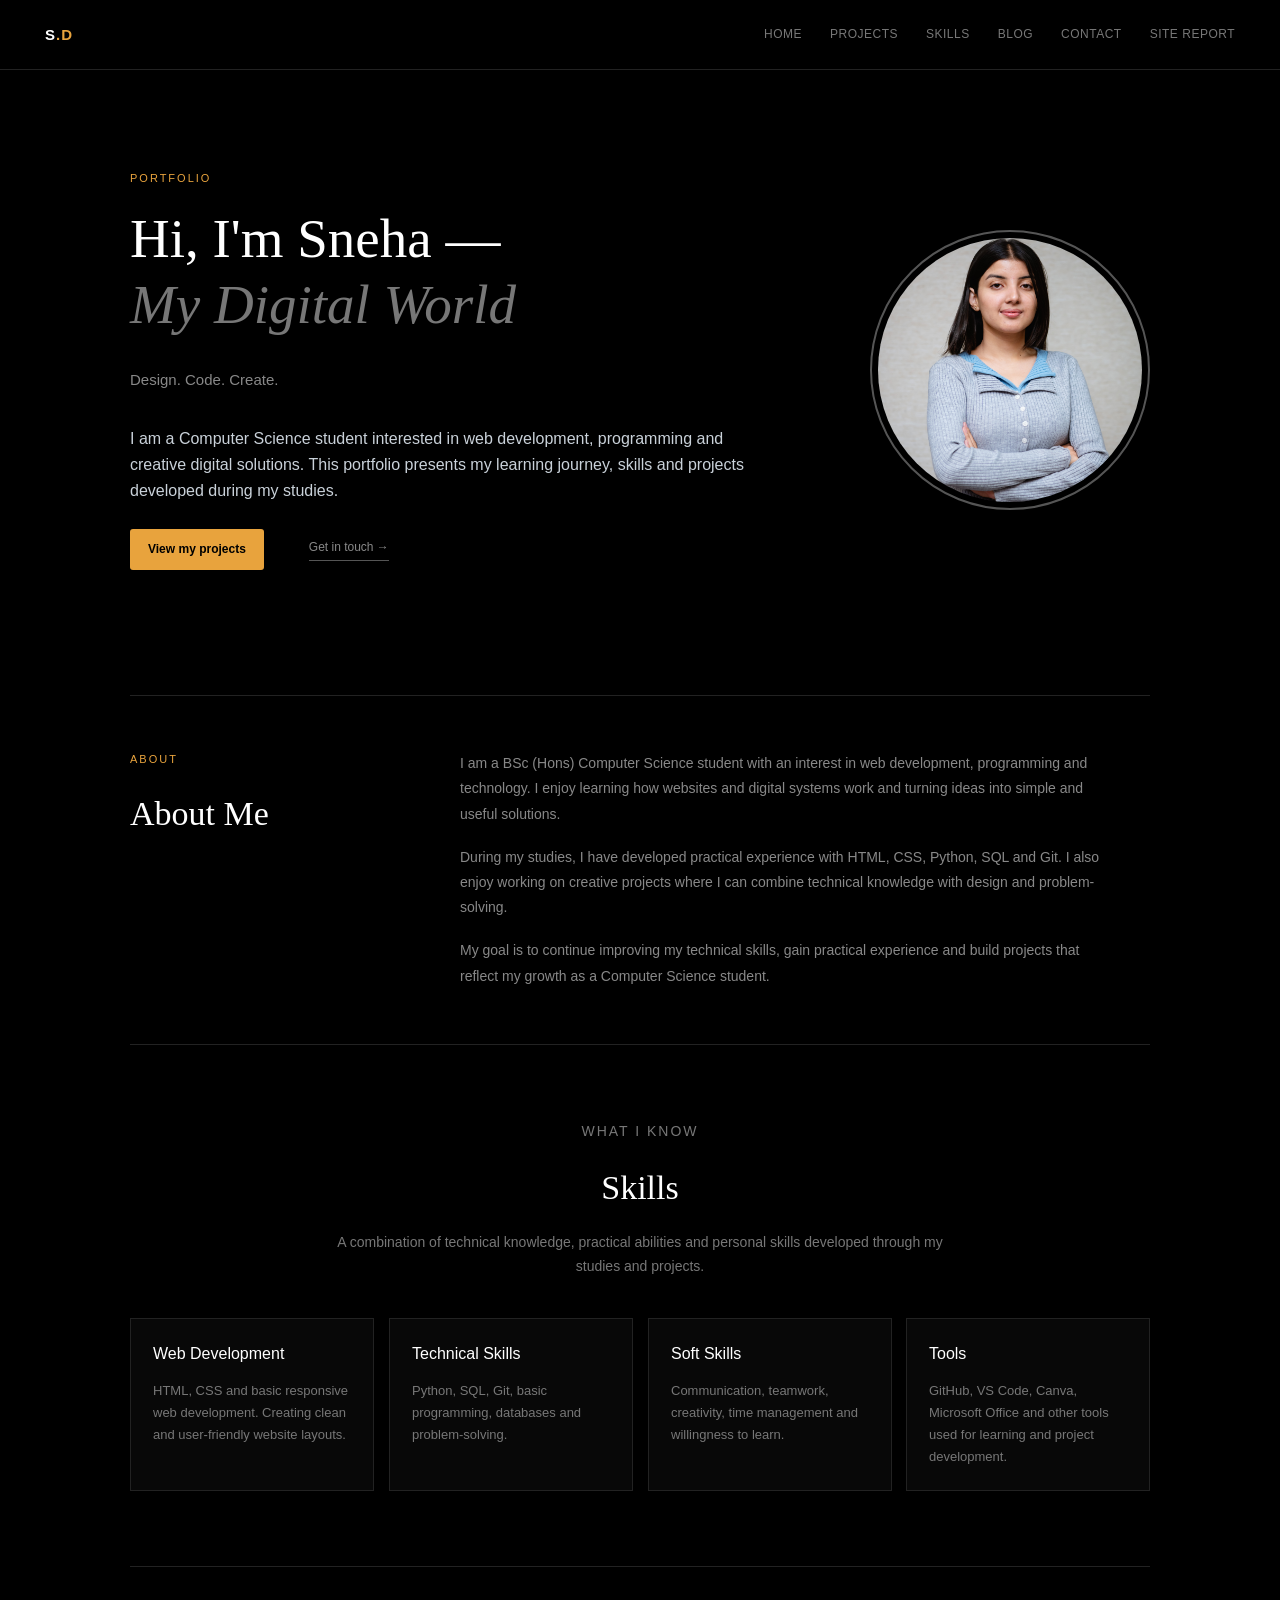
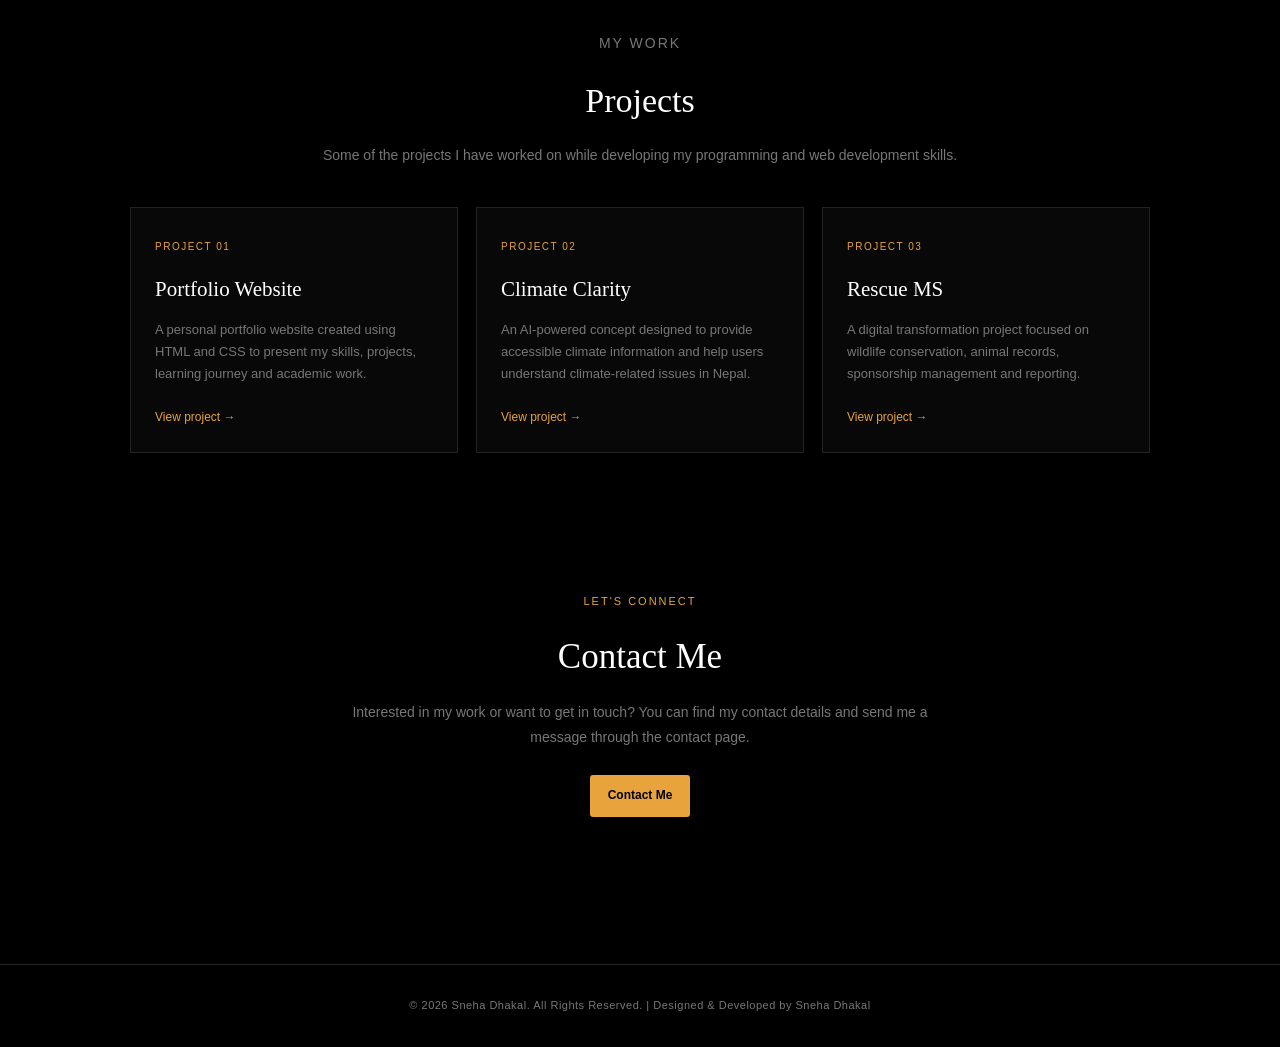
<file: index.html>
<!DOCTYPE html>
<html lang="en">

<head>

    <meta charset="UTF-8">

    <meta name="viewport"
          content="width=device-width, initial-scale=1.0">

    <title>Sneha — Portfolio</title>

    <link rel="preconnect"
          href="https://fonts.googleapis.com">

    <link rel="preconnect"
          href="https://fonts.gstatic.com"
          crossorigin>

    <link href="https://fonts.googleapis.com/css2?family=Fraunces:opsz,wght@9..144,300;9..144,450;9..144,600&family=Inter:wght@400;500&display=swap"
          rel="stylesheet">

    <link rel="stylesheet"
          href="file.css">

</head>


<body>


<!-- BACKGROUND -->

<div class="bg">

    <div class="dots"></div>

    <svg class="pcb"
         width="100%"
         height="100%">

        <path d="M -10 40 L 90 40 L 120 70 L 220 70"></path>

        <path d="M -10 90 L 40 90 L 70 60"></path>

        <circle cx="90" cy="40" r="3"></circle>

        <circle cx="120" cy="70" r="3"></circle>

        <circle cx="40" cy="90" r="3"></circle>

    </svg>

    <div class="baseline"></div>

    <div class="vignette"></div>

</div>



<!-- PAGE -->

<div class="page">


    <!-- HEADER -->

    
<header>

    <div class="nav-mark">
        S<span>.D</span>
    </div>

    <input type="checkbox" id="menu-toggle" class="menu-checkbox">

   <label for="menu-toggle" class="menu-button">
    ☰
</label>

    <nav>
        <ul>
            <li><a href="index.html">Home</a></li>
            <li><a href="projects.html">Projects</a></li>
            <li><a href="skills.html">Skills</a></li>
            <li><a href="blog.html">Blog</a></li>
            <li><a href="contact.html">Contact</a></li>
            <li><a href="site-report.html">Site Report</a></li>
        </ul>
    </nav>

</header>


    <!-- MAIN -->

    <main>


        <!-- =========================
             HERO
        ========================== -->

        <section class="hero">

            <div class="hero-text">

                <p class="eyebrow">
                    Portfolio 
                </p>


                <h1 id="hero-heading">

                    Hi, I'm Sneha —

                    <em>
                        My Digital World


                    </em>

                </h1>


               

                    <p class="tagline">
                      Design. Code. Create.
                     </p>

               <p>

                    I am a Computer Science student interested
                    in web development, programming and creative
                    digital solutions. This portfolio presents
                    my learning journey, skills and projects
                    developed during my studies.

                </p> <br>


                <div class="cta-row">

                    <a class="cta"
                       href="projects.html">

                        View my projects

                    </a>


                    <a class="cta-secondary"
                       href="contact.html">

                        Get in touch →

                    </a>

                </div>

            </div>



            <!-- PROFILE PHOTO -->

            <div class="hero-photo">

                <img src="images/profile.jpeg" alt="Sneha Dhakal">

            </div>

        </section>



        <!-- =========================
             ABOUT ME
        ========================== -->

        <section class="about-section">

            <div class="about-title">

                <p class="eyebrow">
                    About
                </p>

                <h2>
                    About Me
                </h2>

            </div>


            <div class="about-content">

                

                <p>

                    I am a BSc (Hons) Computer Science student
                    with an interest in web development,
                    programming and technology. I enjoy learning
                    how websites and digital systems work and
                    turning ideas into simple and useful
                    solutions.

                </p>


                <p>

                    During my studies, I have developed practical
                    experience with HTML, CSS, Python, SQL and
                    Git. I also enjoy working on creative projects
                    where I can combine technical knowledge with
                    design and problem-solving.

                </p>


                <p>

                    My goal is to continue improving my technical
                    skills, gain practical experience and build
                    projects that reflect my growth as a Computer
                    Science student.

                </p>

            </div>

        </section>



        <!-- =========================
             SKILLS
        ========================== -->

        <section class="home-skills">

            <div class="section-heading">

                <p class="eyebrow">
                    What I Know
                </p>

                <h2>
                    Skills
                </h2>

                <p>
                    A combination of technical knowledge,
                    practical abilities and personal skills
                    developed through my studies and projects.
                </p>

            </div>



            <div class="skill-boxes">


                <!-- BOX 1 -->

                <div class="skill-box">

                    <h3>
                        Web Development
                    </h3>

                    <p>

                        HTML, CSS and basic responsive web
                        development. Creating clean and
                        user-friendly website layouts.

                    </p>

                </div>



                <!-- BOX 2 -->

                <div class="skill-box">

                    <h3>
                        Technical Skills
                    </h3>

                    <p>

                        Python, SQL, Git, basic programming,
                        databases and problem-solving.

                    </p>

                </div>



                <!-- BOX 3 -->

                <div class="skill-box">

                    <h3>
                        Soft Skills
                    </h3>

                    <p>

                        Communication, teamwork, creativity,
                        time management and willingness to learn.

                    </p>

                </div>



                <!-- BOX 4 -->

                <div class="skill-box">

                    <h3>
                        Tools
                    </h3>

                    <p>

                        GitHub, VS Code, Canva, Microsoft Office
                        and other tools used for learning and
                        project development.

                    </p>

                </div>


            </div>

        </section>



        <!-- =========================
             PROJECTS
        ========================== -->

        <section class="home-projects">

            <div class="section-heading">

                <p class="eyebrow">
                    My Work
                </p>

                <h2>
                    Projects
                </h2>

                <p>

                    Some of the projects I have worked on while
                    developing my programming and web development
                    skills.

                </p>

            </div>



            <div class="home-project-grid">


                <!-- PROJECT 1 -->

                <div class="home-project-box">

                    <span>
                        PROJECT 01
                    </span>

                    <h3>
                        Portfolio Website
                    </h3>

                    <p>

                        A personal portfolio website created using
                        HTML and CSS to present my skills, projects,
                        learning journey and academic work.

                    </p>

                    <a href="projects.html">
                        View project →
                    </a>

                </div>



                <!-- PROJECT 2 -->

                <div class="home-project-box">

                    <span>
                        PROJECT 02
                    </span>

                    <h3>
                        Climate Clarity
                    </h3>

                    <p>

                        An AI-powered concept designed to provide
                        accessible climate information and help
                        users understand climate-related issues
                        in Nepal.

                    </p>

                    <a href="projects.html">
                        View project →
                    </a>

                </div>



                <!-- PROJECT 3 -->

                <div class="home-project-box">

                    <span>
                        PROJECT 03
                    </span>

                    <h3>
                        Rescue MS
                    </h3>

                    <p>

                        A digital transformation project focused
                        on wildlife conservation, animal records,
                        sponsorship management and reporting.

                    </p>

                    <a href="projects.html">
                        View project →
                    </a>

                </div>


            </div>

        </section>



        <!-- =========================
             CONTACT
        ========================== -->

        <section class="contact-home">

            <p class="eyebrow">
                Let's Connect
            </p>

            <h2>
                Contact Me
            </h2>

            <p>

                Interested in my work or want to get in touch?
                You can find my contact details and send me
                a message through the contact page.

            </p>

            <a class="cta"
               href="contact.html">

                Contact Me

            </a>

        </section>


    </main>



    <!-- =========================
         FOOTER
    ========================== -->

    <footer class="simple-footer">

        <p>
            © 2026 Sneha Dhakal. All Rights Reserved. | Designed & Developed by Sneha Dhakal
        </p>

        
    </footer>


</div>


</body>

</html>
</file>
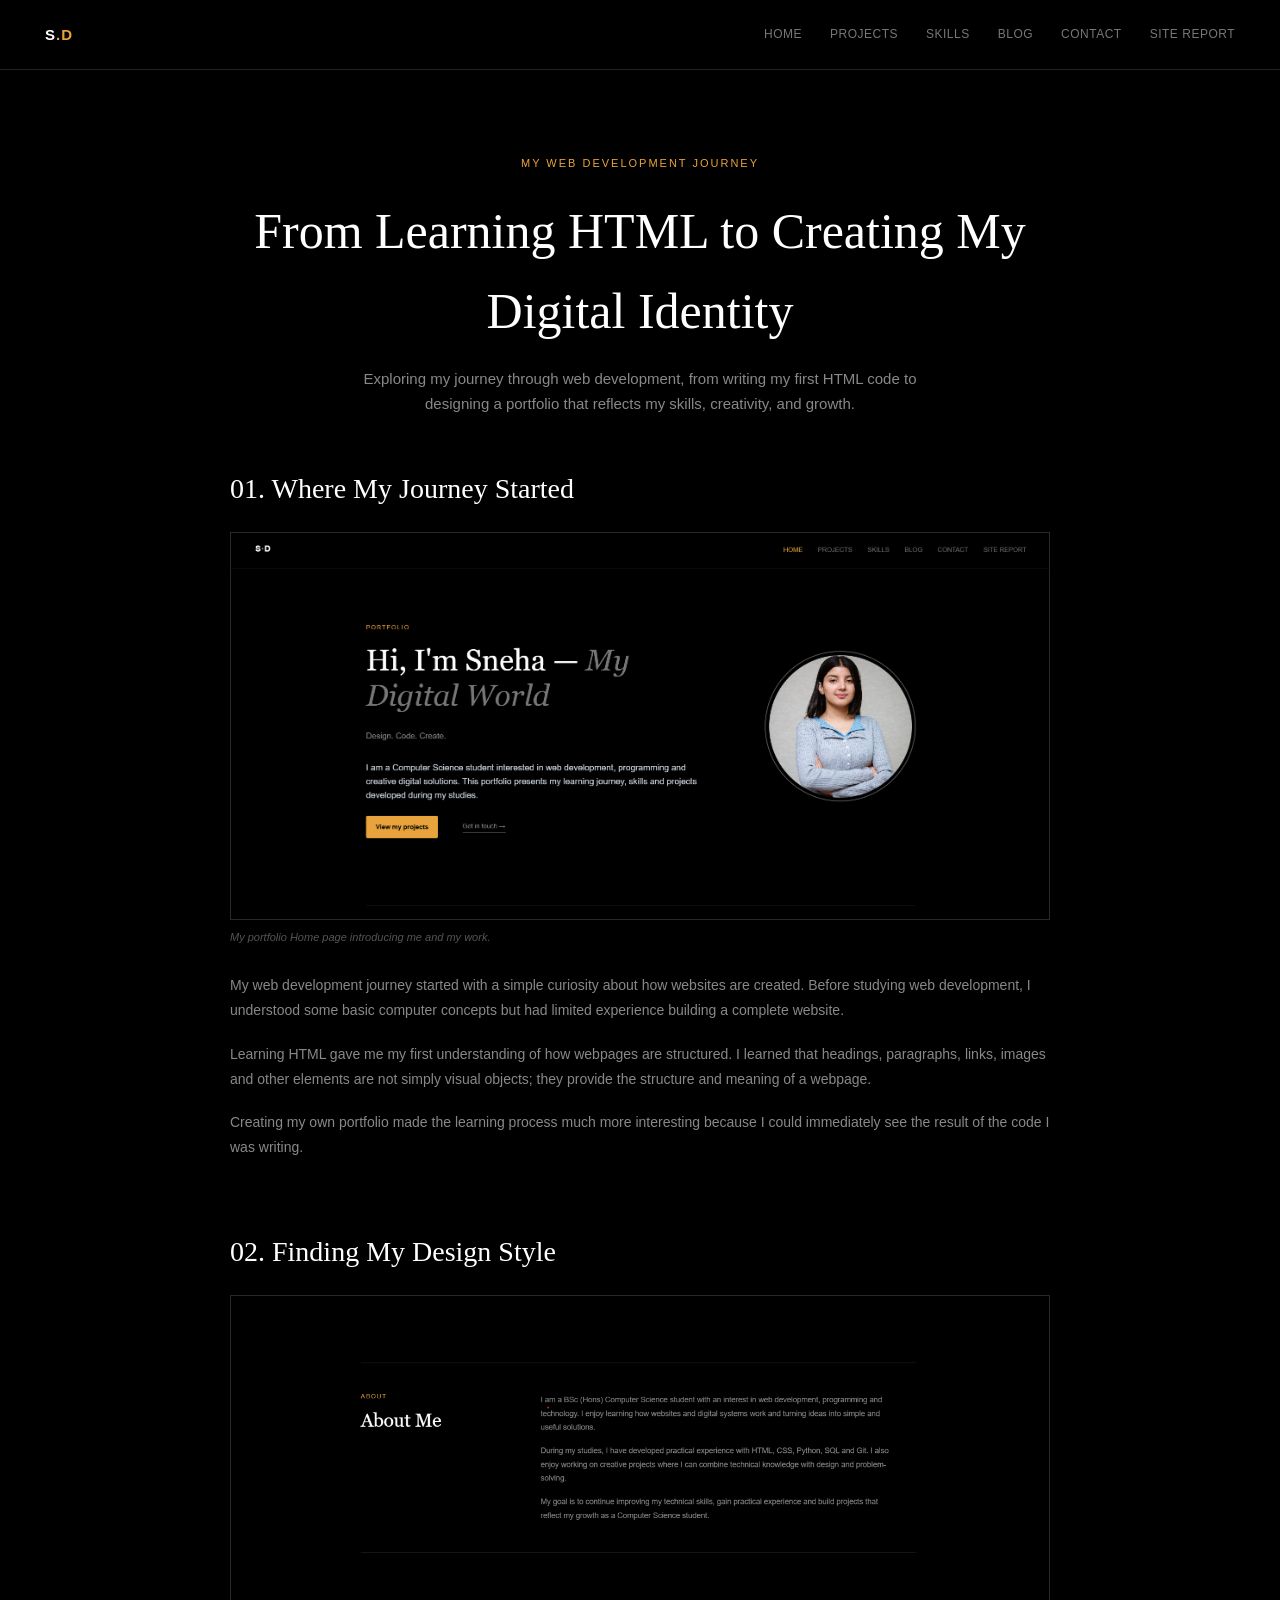
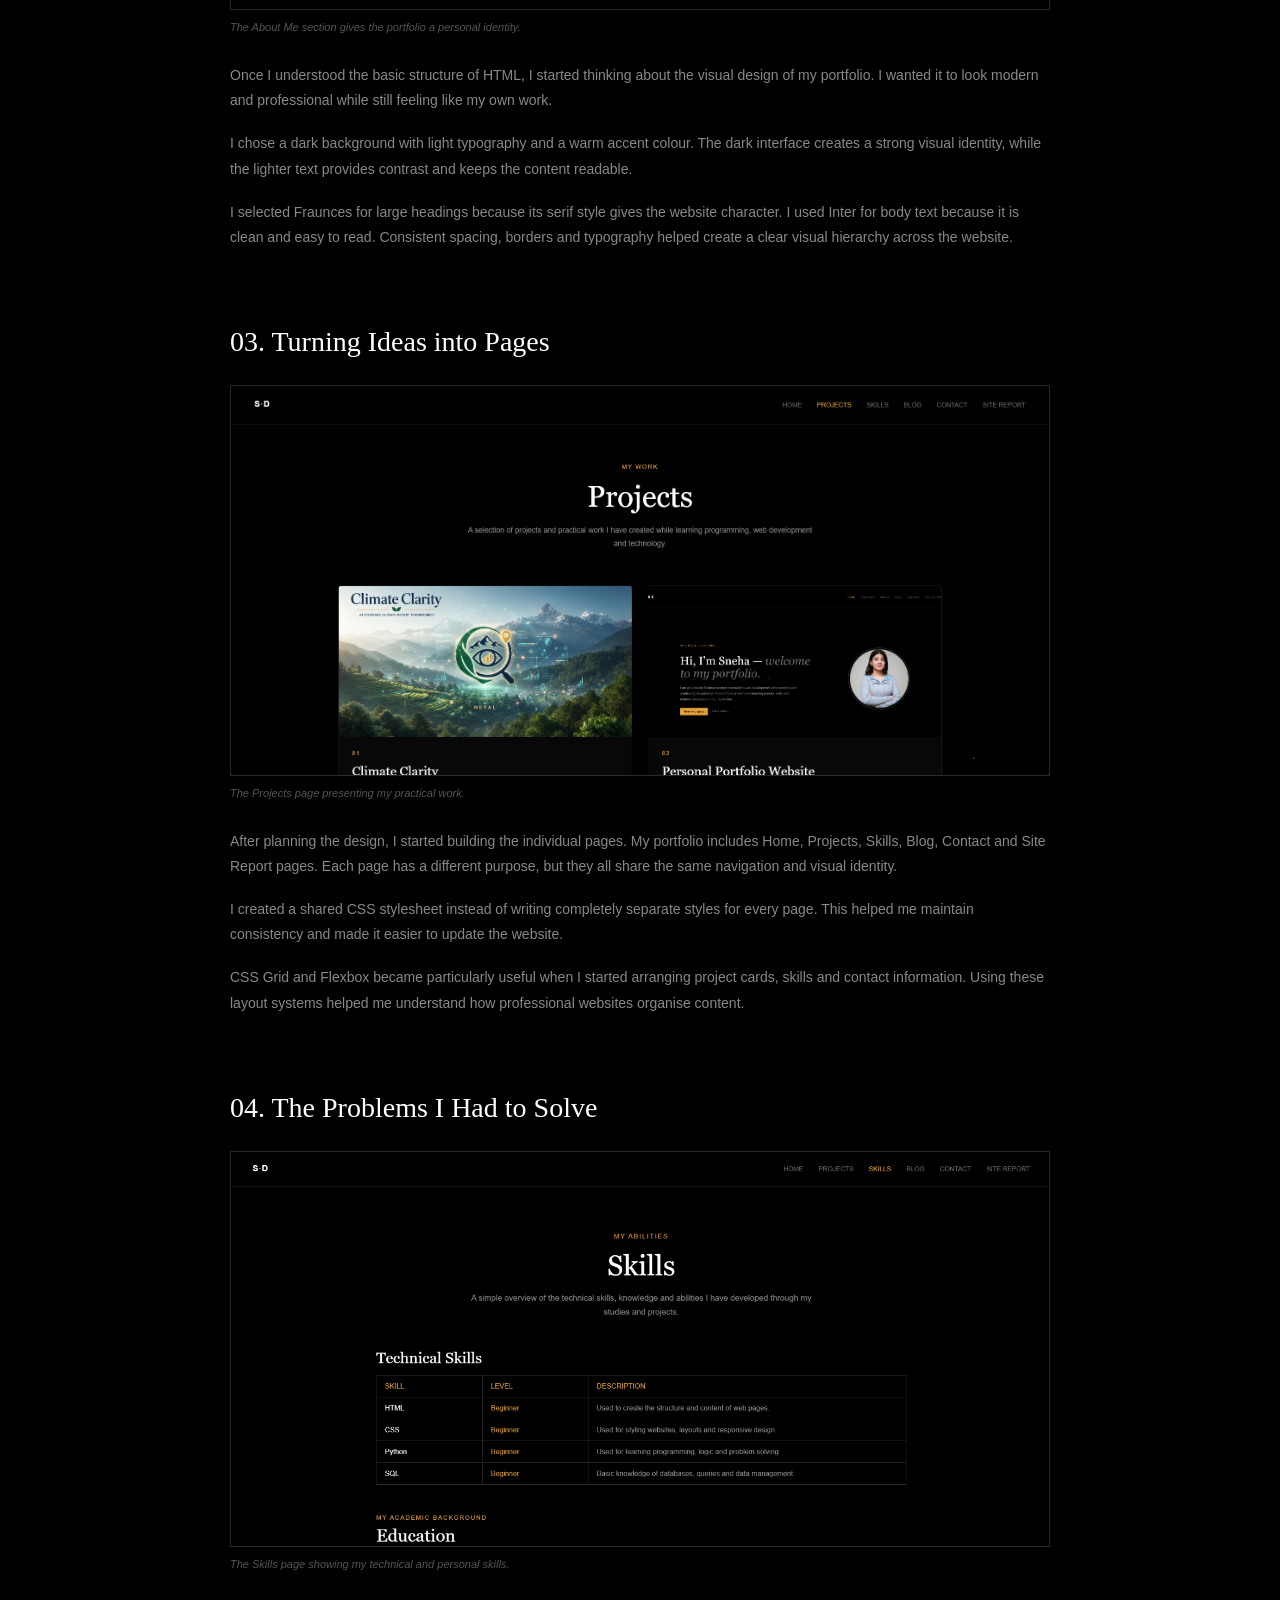
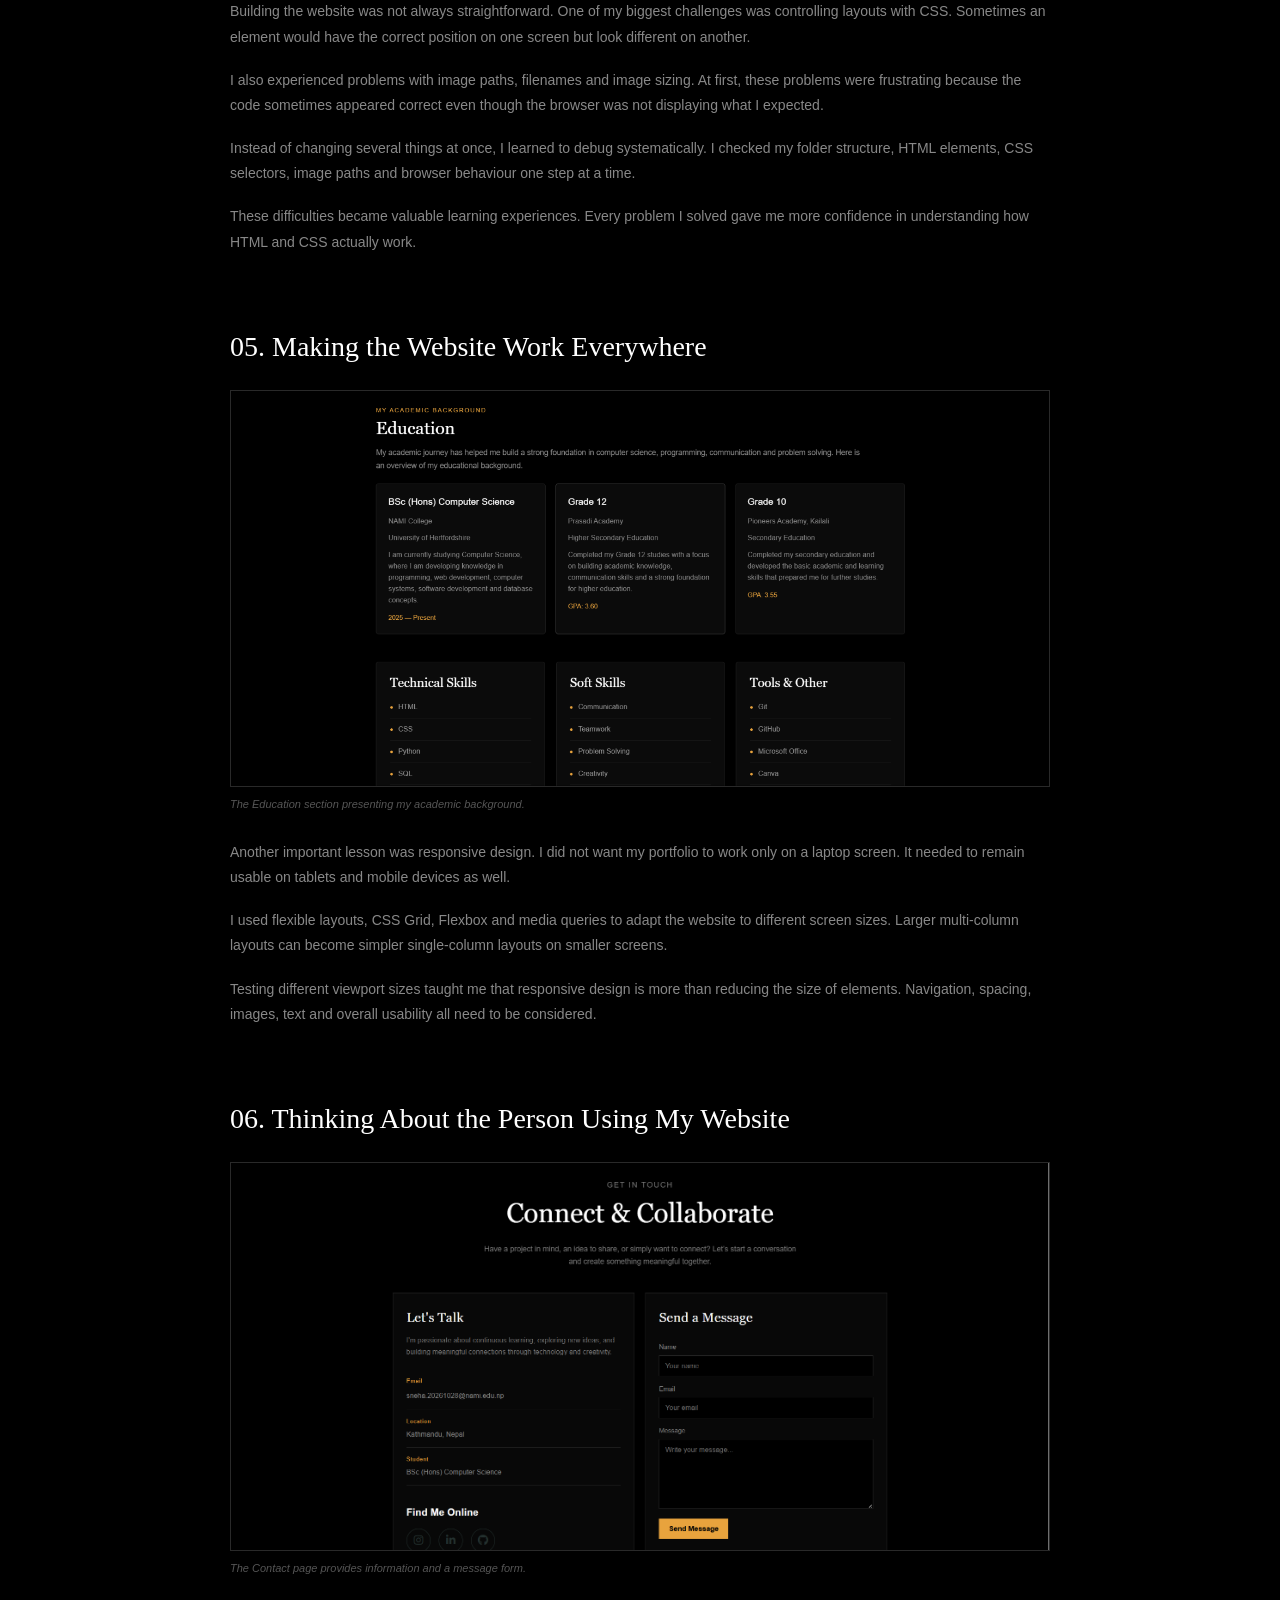
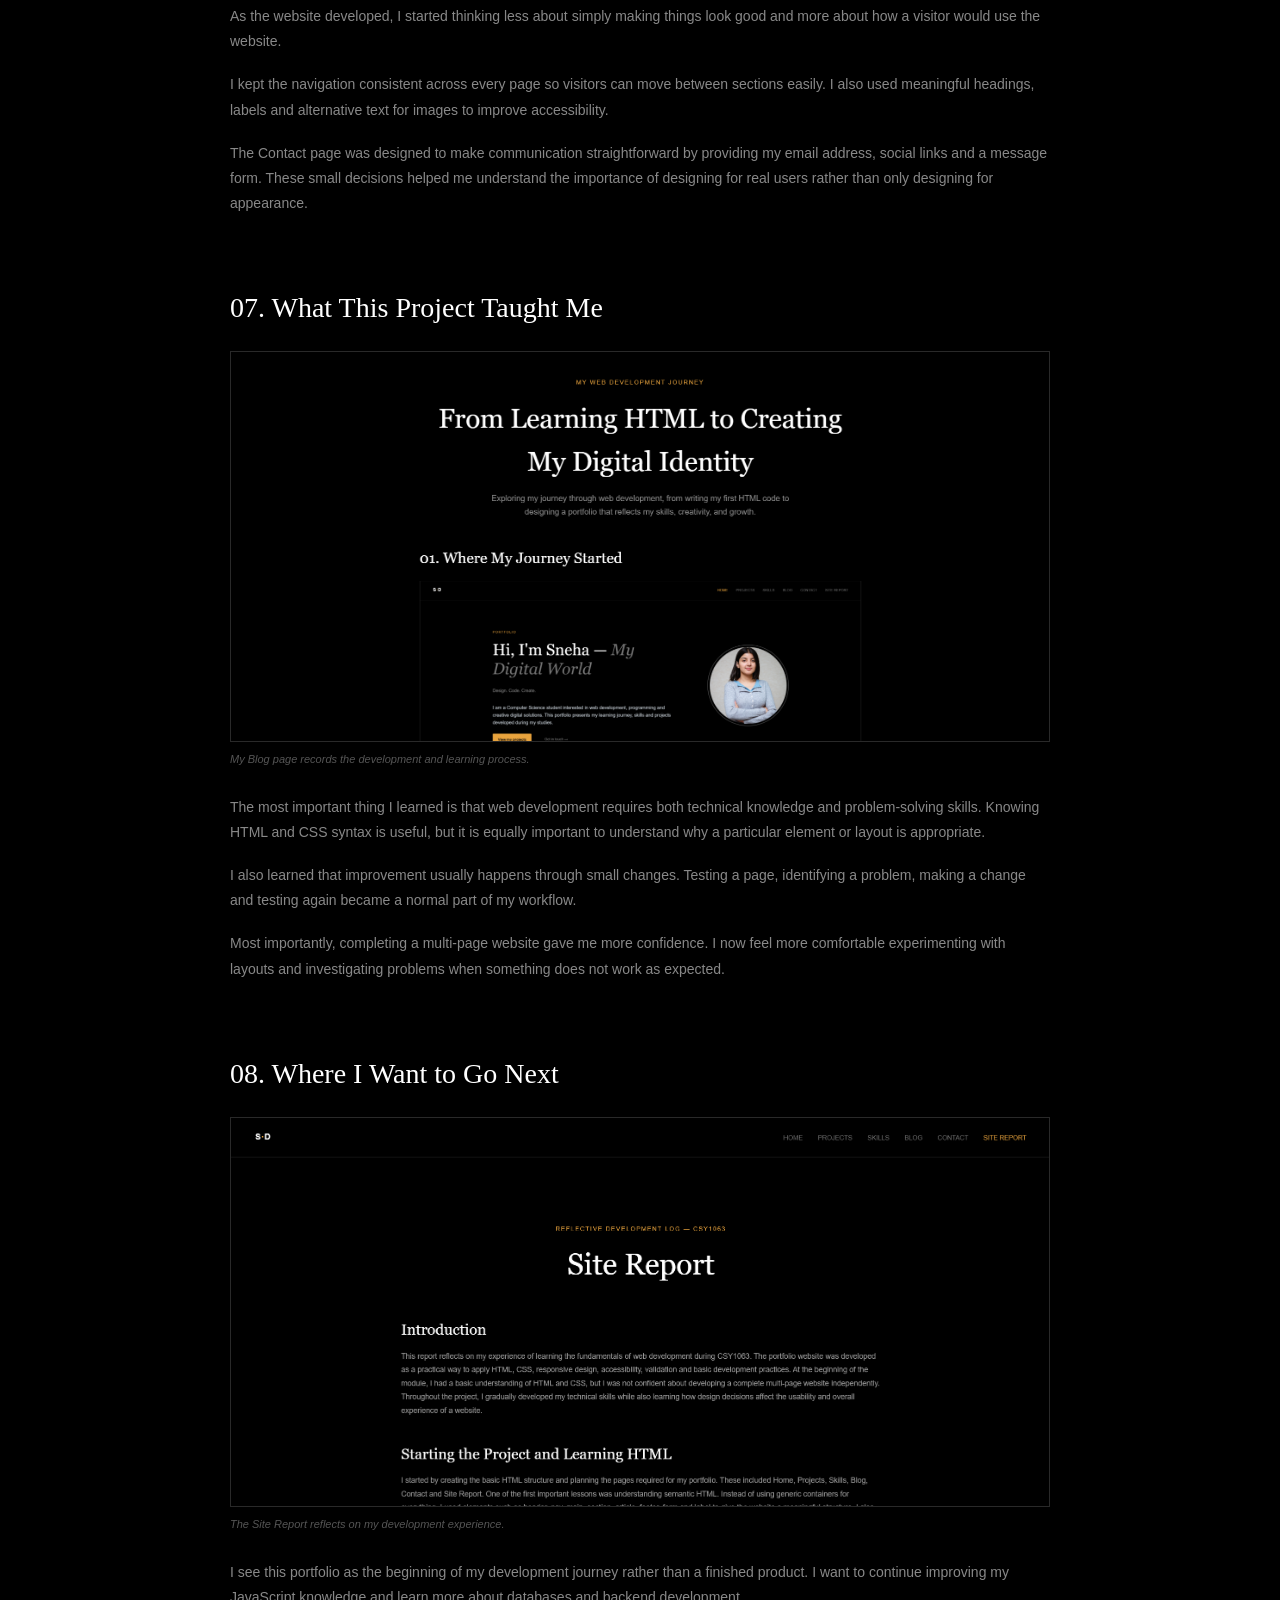
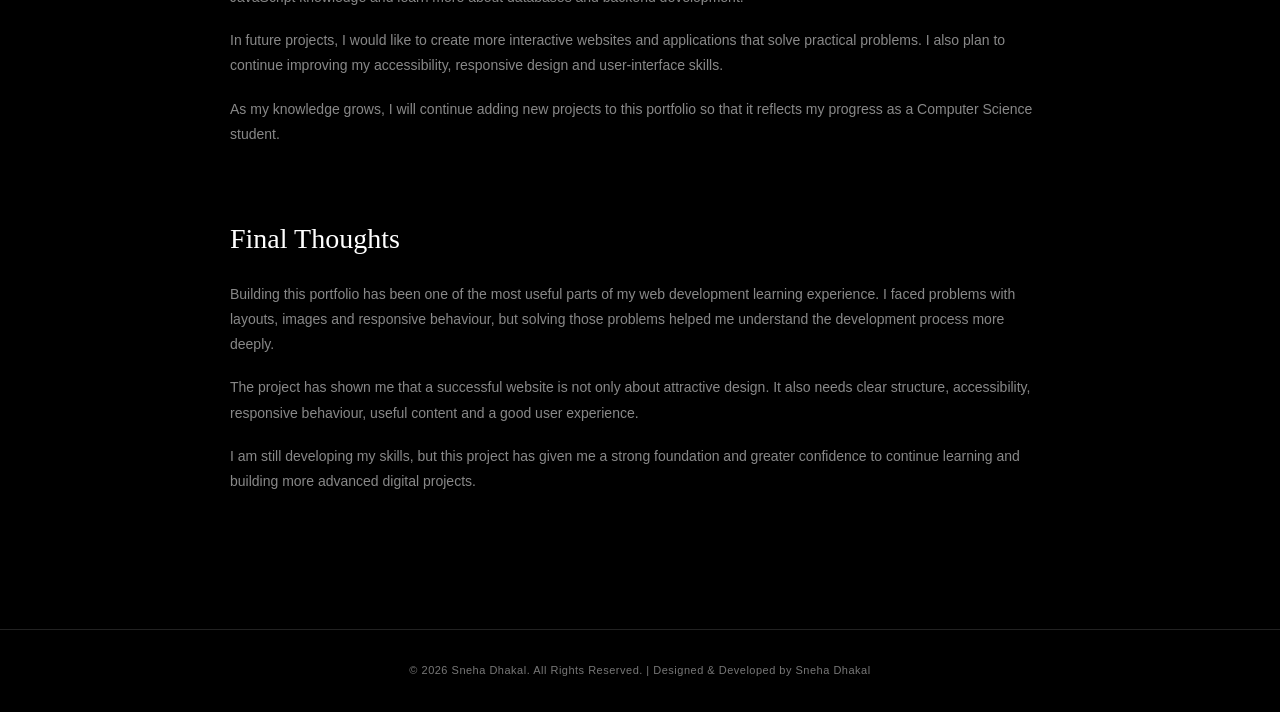
<file: blog.html>
<!DOCTYPE html>
<html lang="en">

<head>

    <meta charset="UTF-8">

    <meta name="viewport"
          content="width=device-width, initial-scale=1.0">

    <meta name="description"
          content="Sneha Dhakal's personal blog about learning web development, designing a portfolio website and developing her technical skills.">

    <title>Blog — Sneha Dhakal</title>


    <!-- Google Fonts -->

    <link rel="preconnect"
          href="https://fonts.googleapis.com">

    <link rel="preconnect"
          href="https://fonts.gstatic.com"
          crossorigin>

    <link href="https://fonts.googleapis.com/css2?family=Fraunces:opsz,wght@9..144,300;9..144,450;9..144,600&family=Inter:wght@400;500&display=swap"
          rel="stylesheet">


    <!-- Main CSS -->

    <link rel="stylesheet"
          href="file.css">

</head>


<body>


<div class="bg"></div>


<div class="page">


    <!-- =====================================================
         HEADER
    ====================================================== -->

  
<header>

    <div class="nav-mark">
        S<span>.D</span>
    </div>

    <input type="checkbox" id="menu-toggle" class="menu-checkbox">

   <label for="menu-toggle" class="menu-button">
    ☰
</label>

    <nav>
        <ul>
            <li><a href="index.html">Home</a></li>
            <li><a href="projects.html">Projects</a></li>
            <li><a href="skills.html">Skills</a></li>
            <li><a href="blog.html">Blog</a></li>
            <li><a href="contact.html">Contact</a></li>
            <li><a href="site-report.html">Site Report</a></li>
        </ul>
    </nav>

</header>


    <!-- =====================================================
         MAIN CONTENT
    ====================================================== -->

    <main class="blog-page">


        <!-- =================================================
             BLOG INTRODUCTION
        ================================================== -->

        <section class="blog-intro"
                 aria-labelledby="blog-heading">

            <p class="eyebrow">
                MY WEB DEVELOPMENT JOURNEY
            </p>


            <h1 id="blog-heading">
                From Learning HTML to Creating My Digital Identity
            </h1>


            <p>
                Exploring my journey through web development, from writing my first HTML code to designing a portfolio that reflects my skills, creativity, and growth.
            </p>

        </section>


        <!-- =================================================
             BLOG ARTICLE
        ================================================== -->

        


            <!-- =================================================
                 01 — BEGINNING
            ================================================== -->

            <section class="blog-section">

                <h2>
                    01. Where My Journey Started
                </h2>


                <img src="images/blog1.png"
                     alt="Screenshot of Sneha Dhakal's portfolio home page"
                     class="blog-section-image">


                <p class="image-caption">
                    My portfolio Home page introducing me and my work.
                </p>


                <p>
                    My web development journey started with a simple
                    curiosity about how websites are created. Before
                    studying web development, I understood some basic
                    computer concepts but had limited experience building
                    a complete website.
                </p>


                <p>
                    Learning HTML gave me my first understanding of how
                    webpages are structured. I learned that headings,
                    paragraphs, links, images and other elements are not
                    simply visual objects; they provide the structure and
                    meaning of a webpage.
                </p>


                <p>
                    Creating my own portfolio made the learning process
                    much more interesting because I could immediately see
                    the result of the code I was writing.
                </p>

            </section>


            <!-- =================================================
                 02 — DESIGN
            ================================================== -->

            <section class="blog-section">

                <h2>
                    02. Finding My Design Style
                </h2>


                <img src="images/blog2.png"
                     alt="Screenshot of the About Me section of the portfolio"
                     class="blog-section-image">


                <p class="image-caption">
                    The About Me section gives the portfolio a personal identity.
                </p>


                <p>
                    Once I understood the basic structure of HTML, I started
                    thinking about the visual design of my portfolio. I wanted
                    it to look modern and professional while still feeling
                    like my own work.
                </p>


                <p>
                    I chose a dark background with light typography and a
                    warm accent colour. The dark interface creates a strong
                    visual identity, while the lighter text provides contrast
                    and keeps the content readable.
                </p>


                <p>
                    I selected Fraunces for large headings because its serif
                    style gives the website character. I used Inter for body
                    text because it is clean and easy to read. Consistent
                    spacing, borders and typography helped create a clear
                    visual hierarchy across the website.
                </p>

            </section>


            <!-- =================================================
                 03 — BUILDING
            ================================================== -->

            <section class="blog-section">

                <h2>
                    03. Turning Ideas into Pages
                </h2>


                <img src="images/blog3.png"
                     alt="Screenshot of the Projects page showing portfolio project cards"
                     class="blog-section-image">


                <p class="image-caption">
                    The Projects page presenting my practical work.
                </p>


                <p>
                    After planning the design, I started building the
                    individual pages. My portfolio includes Home, Projects,
                    Skills, Blog, Contact and Site Report pages. Each page
                    has a different purpose, but they all share the same
                    navigation and visual identity.
                </p>


                <p>
                    I created a shared CSS stylesheet instead of writing
                    completely separate styles for every page. This helped
                    me maintain consistency and made it easier to update the
                    website.
                </p>


                <p>
                    CSS Grid and Flexbox became particularly useful when I
                    started arranging project cards, skills and contact
                    information. Using these layout systems helped me
                    understand how professional websites organise content.
                </p>

            </section>


            <!-- =================================================
                 04 — CHALLENGES
            ================================================== -->

            <section class="blog-section">

                <h2>
                    04. The Problems I Had to Solve
                </h2>


                <img src="images/blog4.png"
                     alt="Screenshot of the Skills page of the portfolio"
                     class="blog-section-image">


                <p class="image-caption">
                    The Skills page showing my technical and personal skills.
                </p>


                <p>
                    Building the website was not always straightforward.
                    One of my biggest challenges was controlling layouts
                    with CSS. Sometimes an element would have the correct
                    position on one screen but look different on another.
                </p>


                <p>
                    I also experienced problems with image paths,
                    filenames and image sizing. At first, these problems
                    were frustrating because the code sometimes appeared
                    correct even though the browser was not displaying what
                    I expected.
                </p>


                <p>
                    Instead of changing several things at once, I learned
                    to debug systematically. I checked my folder structure,
                    HTML elements, CSS selectors, image paths and browser
                    behaviour one step at a time.
                </p>


                <p>
                    These difficulties became valuable learning experiences.
                    Every problem I solved gave me more confidence in
                    understanding how HTML and CSS actually work.
                </p>

            </section>


            <!-- =================================================
                 05 — RESPONSIVE DESIGN
            ================================================== -->

            <section class="blog-section">

                <h2>
                    05. Making the Website Work Everywhere
                </h2>


                <img src="images/blog5.png"
                     alt="Screenshot of the Education section of the portfolio"
                     class="blog-section-image">


                <p class="image-caption">
                    The Education section presenting my academic background.
                </p>


                <p>
                    Another important lesson was responsive design. I did
                    not want my portfolio to work only on a laptop screen.
                    It needed to remain usable on tablets and mobile
                    devices as well.
                </p>


                <p>
                    I used flexible layouts, CSS Grid, Flexbox and media
                    queries to adapt the website to different screen sizes.
                    Larger multi-column layouts can become simpler
                    single-column layouts on smaller screens.
                </p>


                <p>
                    Testing different viewport sizes taught me that
                    responsive design is more than reducing the size of
                    elements. Navigation, spacing, images, text and overall
                    usability all need to be considered.
                </p>

            </section>


            <!-- =================================================
                 06 — USER EXPERIENCE
            ================================================== -->

            <section class="blog-section">

                <h2>
                    06. Thinking About the Person Using My Website
                </h2>


                <img src="images/blog6.png"
                     alt="Screenshot of the Contact page containing contact details and a message form"
                     class="blog-section-image">


                <p class="image-caption">
                    The Contact page provides information and a message form.
                </p>


                <p>
                    As the website developed, I started thinking less about
                    simply making things look good and more about how a
                    visitor would use the website.
                </p>


                <p>
                    I kept the navigation consistent across every page so
                    visitors can move between sections easily. I also used
                    meaningful headings, labels and alternative text for
                    images to improve accessibility.
                </p>


                <p>
                    The Contact page was designed to make communication
                    straightforward by providing my email address,
                    social links and a message form. These small decisions
                    helped me understand the importance of designing for
                    real users rather than only designing for appearance.
                </p>

            </section>


            <!-- =================================================
                 07 — LESSONS
            ================================================== -->

            <section class="blog-section">

                <h2>
                    07. What This Project Taught Me
                </h2>


                <img src="images/blog7.png"
                     alt="Screenshot of the Blog page documenting my web development journey"
                     class="blog-section-image">


                <p class="image-caption">
                    My Blog page records the development and learning process.
                </p>


                <p>
                    The most important thing I learned is that web development
                    requires both technical knowledge and problem-solving
                    skills. Knowing HTML and CSS syntax is useful, but it is
                    equally important to understand why a particular element
                    or layout is appropriate.
                </p>


                <p>
                    I also learned that improvement usually happens through
                    small changes. Testing a page, identifying a problem,
                    making a change and testing again became a normal part
                    of my workflow.
                </p>


                <p>
                    Most importantly, completing a multi-page website gave me
                    more confidence. I now feel more comfortable experimenting
                    with layouts and investigating problems when something
                    does not work as expected.
                </p>

            </section>


            <!-- =================================================
                 08 — FUTURE
            ================================================== -->

            <section class="blog-section">

                <h2>
                    08. Where I Want to Go Next
                </h2>


                <img src="images/blog8.png"
                     alt="Screenshot of the Site Report documenting my portfolio development"
                     class="blog-section-image">


                <p class="image-caption">
                    The Site Report reflects on my development experience.
                </p>


                <p>
                    I see this portfolio as the beginning of my development
                    journey rather than a finished product. I want to continue
                    improving my JavaScript knowledge and learn more about
                    databases and backend development.
                </p>


                <p>
                    In future projects, I would like to create more
                    interactive websites and applications that solve
                    practical problems. I also plan to continue improving
                    my accessibility, responsive design and user-interface
                    skills.
                </p>


                <p>
                    As my knowledge grows, I will continue adding new
                    projects to this portfolio so that it reflects my
                    progress as a Computer Science student.
                </p>

            </section>


            <!-- =================================================
                 CONCLUSION
            ================================================== -->

            <section class="blog-section blog-conclusion">

                <h2>
                    Final Thoughts
                </h2>


                <p>
                    Building this portfolio has been one of the most useful
                    parts of my web development learning experience. I faced
                    problems with layouts, images and responsive behaviour,
                    but solving those problems helped me understand the
                    development process more deeply.
                </p>


                <p>
                    The project has shown me that a successful website is
                    not only about attractive design. It also needs clear
                    structure, accessibility, responsive behaviour, useful
                    content and a good user experience.
                </p>


                <p>
                    I am still developing my skills, but this project has
                    given me a strong foundation and greater confidence to
                    continue learning and building more advanced digital
                    projects.
                </p>

            </section>


       


    </main>


    <!-- =====================================================
         FOOTER
    ====================================================== -->

    <footer>

        <p class="status">
             © 2026 Sneha Dhakal. All Rights Reserved. | Designed & Developed by Sneha Dhakal
        </p>

    </footer>


</div>


</body>

</html>
</file>
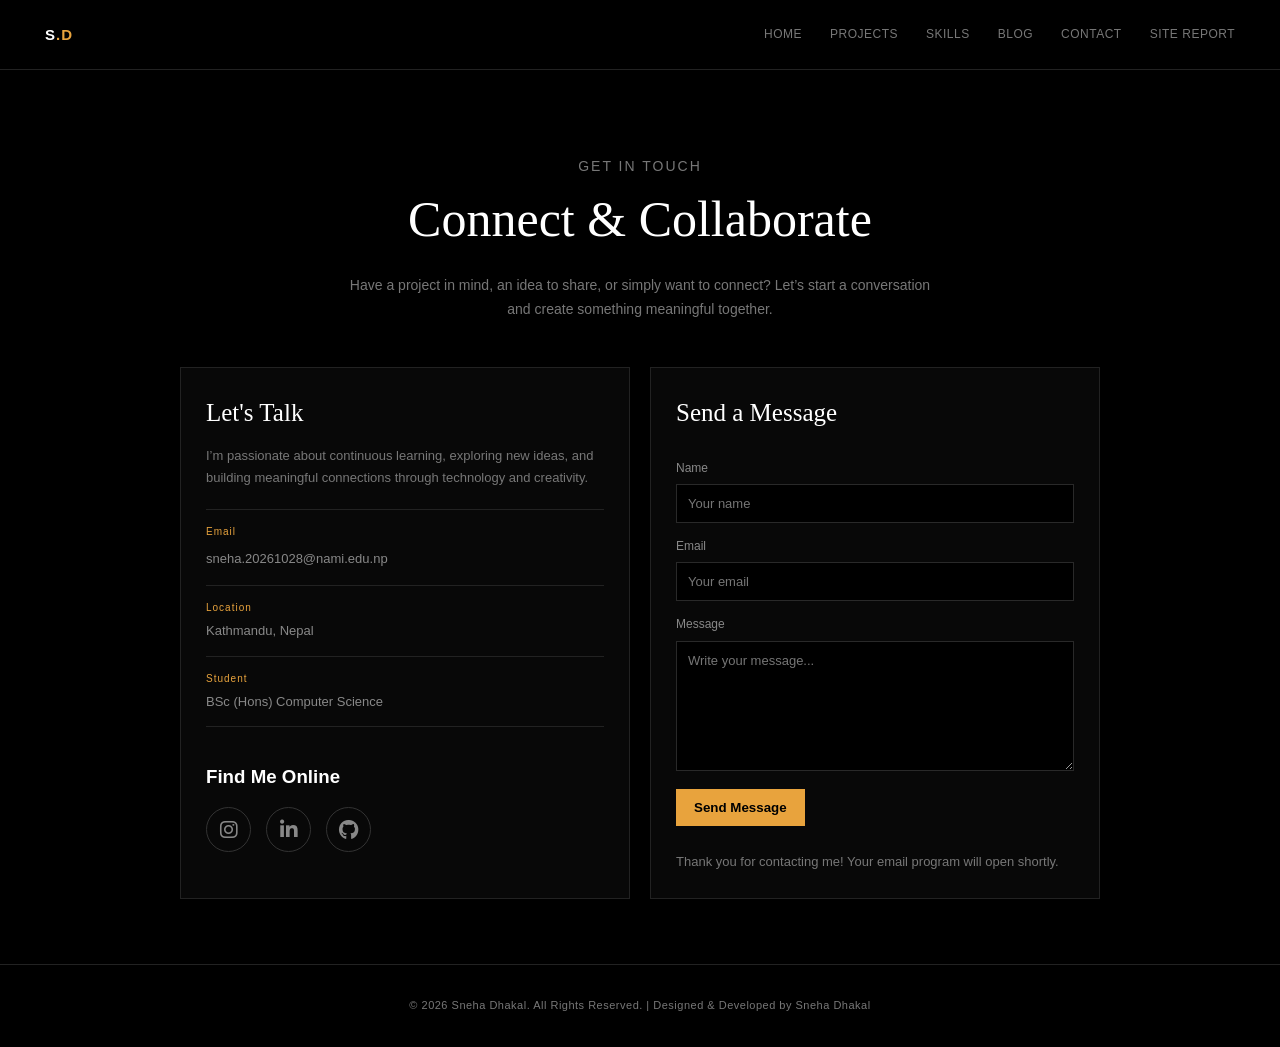
<file: contact.html>
<!DOCTYPE html>
<html lang="en">

<head>

    <meta charset="UTF-8">

    <meta name="viewport"
          content="width=device-width, initial-scale=1.0">

    <title>Contact — Sneha</title>

    <!-- Google Fonts -->
    <link rel="preconnect"
          href="https://fonts.googleapis.com">

    <link rel="preconnect"
          href="https://fonts.gstatic.com"
          crossorigin>

    <link href="https://fonts.googleapis.com/css2?family=Fraunces:opsz,wght@9..144,300;9..144,450;9..144,600&family=Inter:wght@400;500&display=swap"
          rel="stylesheet">

    <!-- Font Awesome Icons -->
    <link rel="stylesheet"
          href="https://cdnjs.cloudflare.com/ajax/libs/font-awesome/6.5.2/css/all.min.css">

    <!-- Main CSS -->
    <link rel="stylesheet"
          href="file.css">

</head>


<body>

<div class="bg"></div>


<div class="page">


    <!-- HEADER -->


<header>

    <div class="nav-mark">
        S<span>.D</span>
    </div>

    <input type="checkbox" id="menu-toggle" class="menu-checkbox">

    <label for="menu-toggle" class="menu-button">
    ☰
</label>

    <nav>
        <ul>
            <li><a href="index.html">Home</a></li>
            <li><a href="projects.html">Projects</a></li>
            <li><a href="skills.html">Skills</a></li>
            <li><a href="blog.html">Blog</a></li>
            <li><a href="contact.html">Contact</a></li>
            <li><a href="site-report.html">Site Report</a></li>
        </ul>
    </nav>

</header>

    <!-- MAIN -->

    <main class="contact-main">


        <!-- CONTACT INTRO -->

        <section class="contact-heading">

            <p class="eyebrow">
                Get In Touch
            </p>

            <h1>
        
Connect & Collaborate
            </h1>

            <p>
                Have a project in mind, an idea to share, or simply want to connect? Let’s start a conversation and create something meaningful together.
            </p>

        </section>


        <!-- CONTACT CONTENT -->

        <section class="contact-layout">


            <!-- CONTACT INFORMATION -->

            <div class="contact-box">

                <h2>
                    Let's Talk
                </h2>

                <p>
                    I’m passionate about continuous learning, exploring new ideas, and building meaningful connections through technology and creativity.
                </p>


                <div class="contact-details">


                    <!-- EMAIL -->

                    <div>

                        <span>
                            Email
                        </span>

                        <a href="mailto:sneha.20261028@nami.edu.np">
                            sneha.20261028@nami.edu.np
                        </a>

                    </div>


                    <!-- LOCATION -->

                    <div>

                        <span>
                            Location
                        </span>

                        <p>
                            Kathmandu, Nepal
                        </p>

                    </div>


                    <!-- STUDENT -->

                    <div>

                        <span>
                            Student
                        </span>

                        <p>
                            BSc (Hons) Computer Science
                        </p>

                    </div>


                </div>


                <!-- SOCIAL MEDIA -->

                <div class="social-links">

                    <h3>
                        Find Me Online
                    </h3>


                    <div class="social-icons">


                        <!-- INSTAGRAM -->

                        <a href="https://www.instagram.com/itssnehalyn/"
                           target="_blank"
                           rel="noopener noreferrer"
                           aria-label="Instagram">

                            <i class="fa-brands fa-instagram"></i>

                        </a>


                        <!-- LINKEDIN -->

                        <a href="https://www.linkedin.com/in/sneha-dhakal-ba21b6401/"
                           target="_blank"
                           rel="noopener noreferrer"
                           aria-label="LinkedIn">

                            <i class="fa-brands fa-linkedin-in"></i>

                        </a>


                        <!-- GITHUB -->

                        <a href="https://github.com/sneha20261028-netizen"
                           target="_blank"
                           rel="noopener noreferrer"
                           aria-label="GitHub">

                            <i class="fa-brands fa-github"></i>

                        </a>


                    </div>

                </div>


            </div>


            <!-- CONTACT FORM -->

            <div class="contact-box">

                <h2>
                    Send a Message
                </h2>


                <form action="mailto:sneha.20261028@nami.edu.np"
                      method="post"
                      enctype="text/plain">


                    <!-- NAME -->

                    <label for="name">
                        Name
                    </label>

                    <input
                        type="text"
                        id="name"
                        name="name"
                        placeholder="Your name"
                        required
                    >


                    <!-- EMAIL -->

                    <label for="email">
                        Email
                    </label>

                    <input
                        type="email"
                        id="email"
                        name="email"
                        placeholder="Your email"
                        required
                    >


                    <!-- MESSAGE -->

                    <label for="message">
                        Message
                    </label>

                    <textarea
                        id="message"
                        name="message"
                        rows="5"
                        placeholder="Write your message..."
                        required
                    ></textarea>


                    <!-- SUBMIT -->

                    <button type="submit">
                        Send Message
                    </button> <br>


                </form> 


                <p class="thank-you-message">
    Thank you for contacting me! Your email program will open shortly.
</p> 

            </div>


        </section>


    </main>


    <!-- FOOTER -->

    <footer>

        <p class="status">
             © 2026 Sneha Dhakal. All Rights Reserved. | Designed & Developed by Sneha Dhakal
        </p>


       

    </footer>


</div>

</body>
</html>
</file>
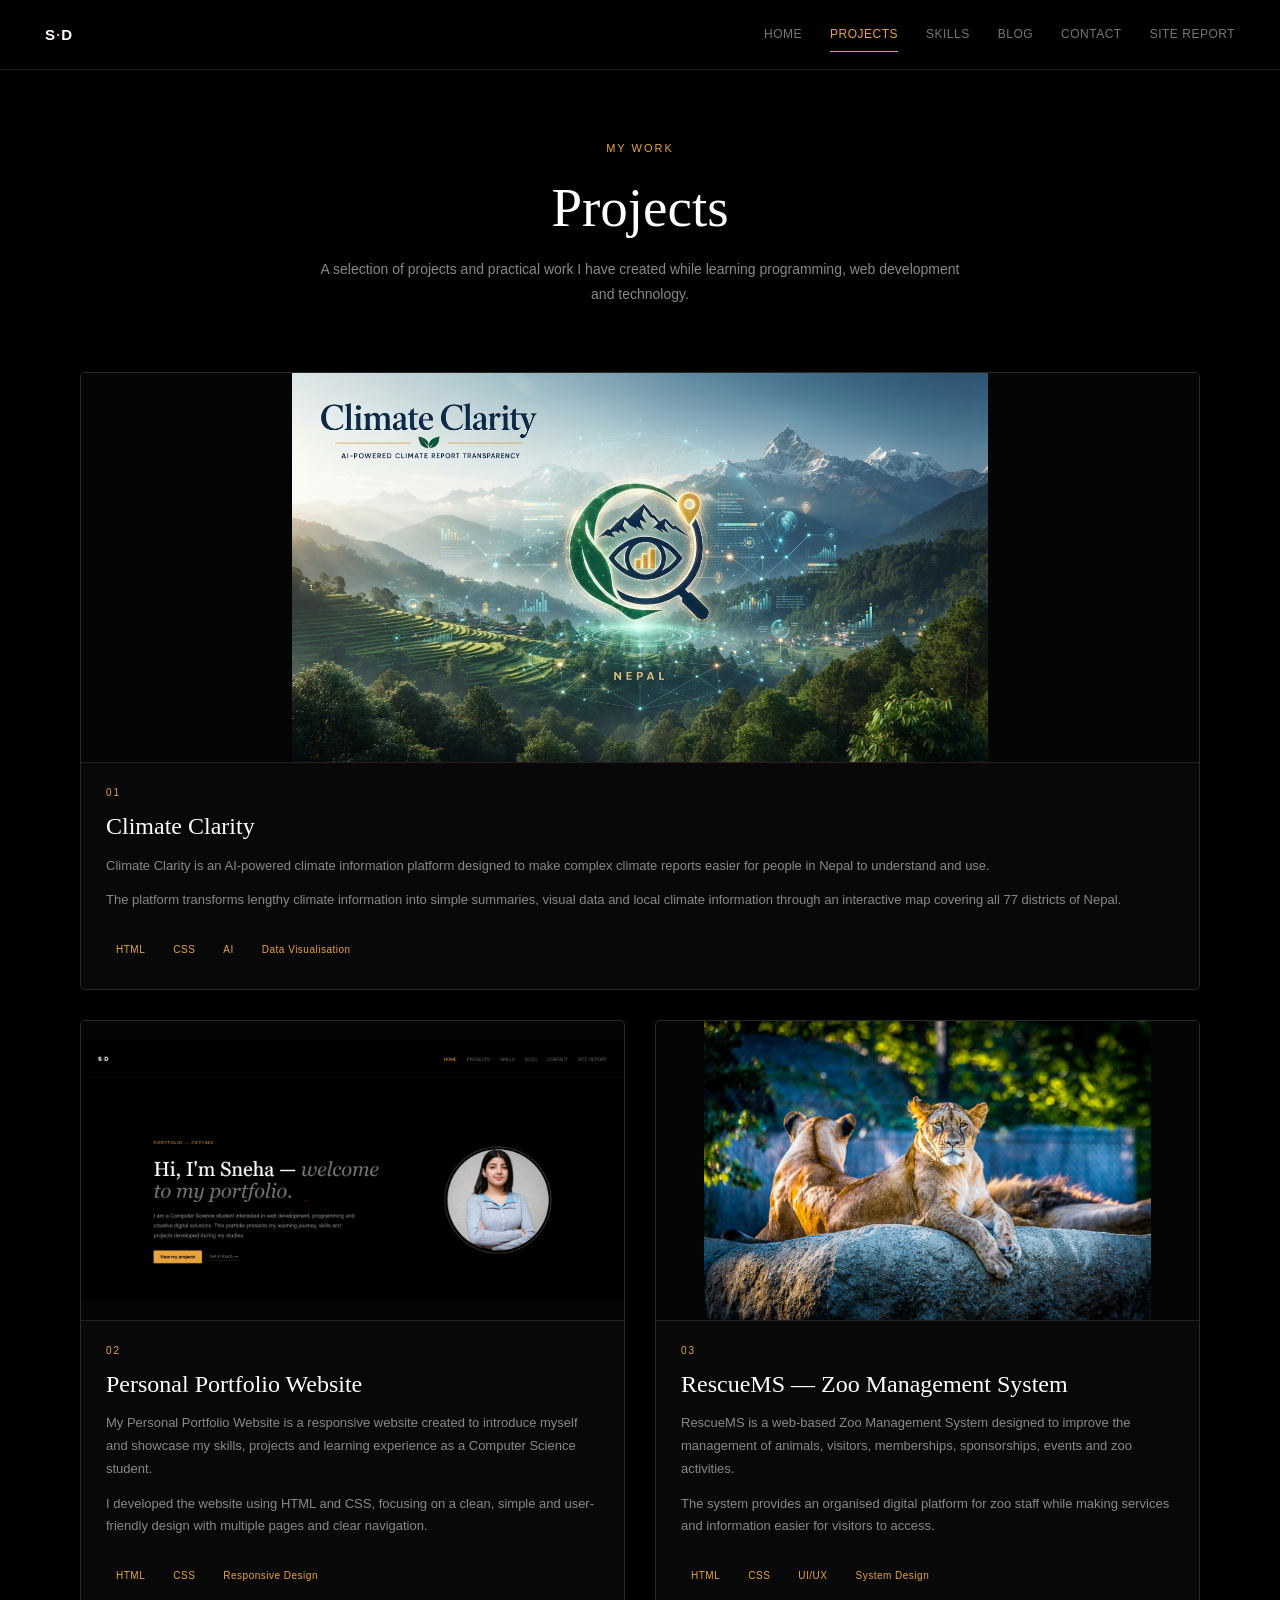
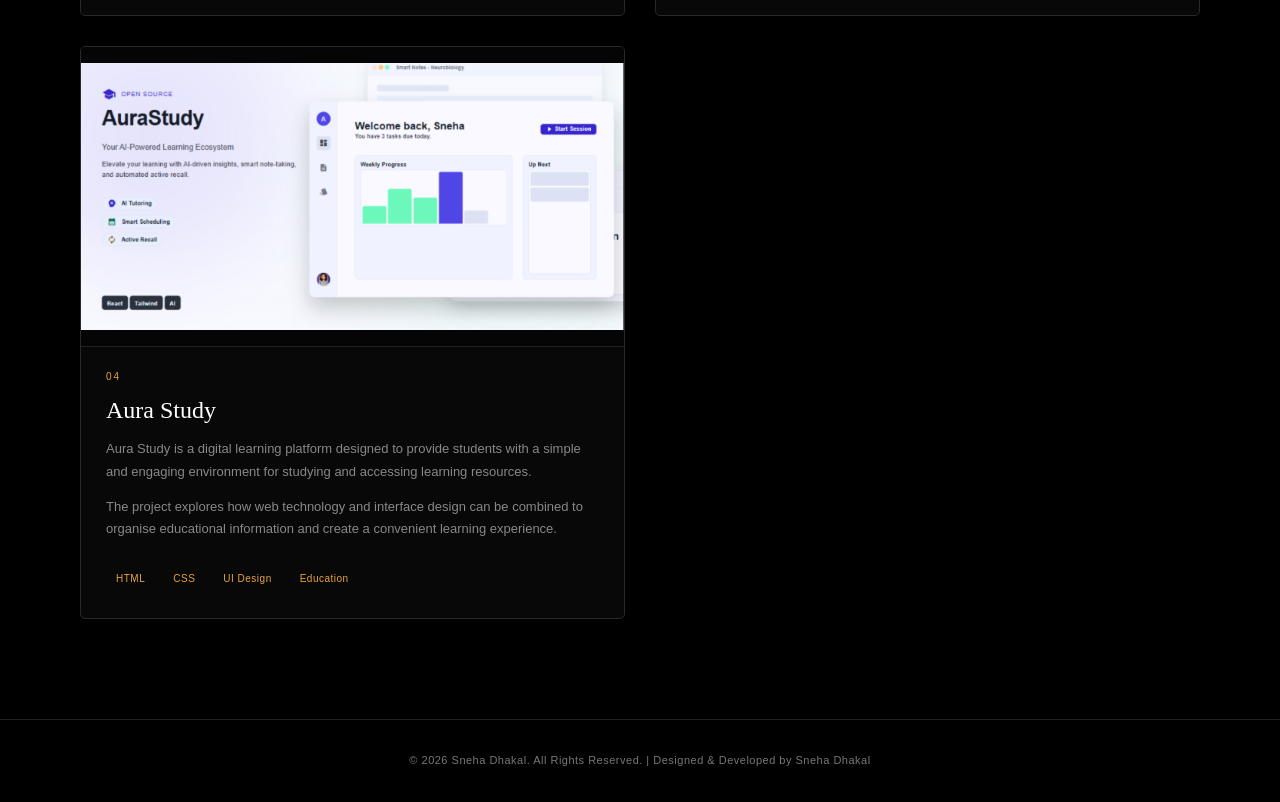
<file: project.html>
<!DOCTYPE html>
<html lang="en">

<head>

    <meta charset="UTF-8">
    <meta name="viewport" content="width=device-width, initial-scale=1.0">

    <meta name="description"
          content="Sneha Dhakal's projects and web development work.">

    <title>Projects — Sneha</title>

    <!-- Google Fonts -->
    <link rel="preconnect" href="https://fonts.googleapis.com">
    <link rel="preconnect" href="https://fonts.gstatic.com" crossorigin>

    <link href="https://fonts.googleapis.com/css2?family=Fraunces:opsz,wght@9..144,300;9..144,450;9..144,600&family=Inter:wght@400;500&display=swap"
          rel="stylesheet">

    <!-- Main CSS -->
    <link rel="stylesheet" href="file.css">

</head>


<body>

<div class="bg"></div>

<div class="page">


    <!-- ================= HEADER ================= -->

    <header>

        <a class="nav-mark" href="index.html" aria-label="Sneha Dhakal Home">
            S<span>·</span>D
        </a>

        <nav aria-label="Primary navigation">

            <ul>

                <li>
                    <a href="index.html">
                        Home
                    </a>
                </li>

                <li>
                    <a href="project.html" aria-current="page">
                        Projects
                    </a>
                </li>

                <li>
                    <a href="skills.html">
                        Skills
                    </a>
                </li>

                <li>
                    <a href="blog.html">
                        Blog
                    </a>
                </li>

                <li>
                    <a href="contact.html">
                        Contact
                    </a>
                </li>

                <li>
                    <a href="sitereport.html">
                        Site Report
                    </a>
                </li>

            </ul>

        </nav>

    </header>


    <!-- ================= MAIN ================= -->

    <main class="projects-page">


        <!-- PROJECT INTRO -->

        <section class="projects-intro">

            <p class="eyebrow">
                MY WORK
            </p>

            <h1>
                Projects
            </h1>

            <p>
                A selection of projects and practical work I have created
                while learning programming, web development and technology.
            </p>

        </section>


        <!-- ================= PROJECT GRID ================= -->

        <section class="project-grid"
                 aria-label="My projects">


            <!-- PROJECT 01 -->

            <article class="project-card">

                <div class="project-image">

                    <img src="images/climate-clarity.png"
                         alt="Screenshot of Climate Clarity project">

                </div>

                <div class="project-card-content">

                    <span class="project-no">
                        01
                    </span>

                    <h2>
                        Climate Clarity
                    </h2>

                    <p>
                        Climate Clarity is an AI-powered climate information
                        platform designed to make complex climate reports
                        easier for people in Nepal to understand and use.
                    </p>

                    <p>
                        The platform transforms lengthy climate information
                        into simple summaries, visual data and local climate
                        information through an interactive map covering all
                        77 districts of Nepal.
                    </p>

                    <div class="project-tech">

                        <span>HTML</span>
                        <span>CSS</span>
                        <span>AI</span>
                        <span>Data Visualisation</span>

                    </div>

                </div>

            </article>


            <!-- PROJECT 02 -->

            <article class="project-card">

                <div class="project-image">

                    <img src="images/ProtfolioProject.png"
                         alt="Screenshot of Personal Portfolio Website">

                </div>

                <div class="project-card-content">

                    <span class="project-no">
                        02
                    </span>

                    <h2>
                        Personal Portfolio Website
                    </h2>

                    <p>
                        My Personal Portfolio Website is a responsive website
                        created to introduce myself and showcase my skills,
                        projects and learning experience as a Computer Science
                        student.
                    </p>

                    <p>
                        I developed the website using HTML and CSS, focusing
                        on a clean, simple and user-friendly design with
                        multiple pages and clear navigation.
                    </p>

                    <div class="project-tech">

                        <span>HTML</span>
                        <span>CSS</span>
                        <span>Responsive Design</span>

                    </div>

                </div>

            </article>


            <!-- PROJECT 03 -->

            <article class="project-card">

                <div class="project-image">

                    <img src="images/RescueMS.png"
                         alt="Screenshot of RescueMS Zoo Management System">

                </div>

                <div class="project-card-content">

                    <span class="project-no">
                        03
                    </span>

                    <h2>
                        RescueMS — Zoo Management System
                    </h2>

                    <p>
                        RescueMS is a web-based Zoo Management System designed
                        to improve the management of animals, visitors,
                        memberships, sponsorships, events and zoo activities.
                    </p>

                    <p>
                        The system provides an organised digital platform for
                        zoo staff while making services and information easier
                        for visitors to access.
                    </p>

                    <div class="project-tech">

                        <span>HTML</span>
                        <span>CSS</span>
                        <span>UI/UX</span>
                        <span>System Design</span>

                    </div>

                </div>

            </article>


            <!-- PROJECT 04 -->

            <article class="project-card">

                <div class="project-image">

                    <img src="images/Aura.png"
                         alt="Screenshot of Aura Study learning platform">

                </div>

                <div class="project-card-content">

                    <span class="project-no">
                        04
                    </span>

                    <h2>
                        Aura Study
                    </h2>

                    <p>
                        Aura Study is a digital learning platform designed
                        to provide students with a simple and engaging
                        environment for studying and accessing learning
                        resources.
                    </p>

                    <p>
                        The project explores how web technology and interface
                        design can be combined to organise educational
                        information and create a convenient learning experience.
                    </p>

                    <div class="project-tech">

                        <span>HTML</span>
                        <span>CSS</span>
                        <span>UI Design</span>
                        <span>Education</span>

                    </div>

                </div>

            </article>


        </section>


    </main>


    <!-- ================= FOOTER ================= -->

    <footer>

        <p class="status">
            © 2026 Sneha Dhakal. All Rights Reserved.
            | Designed &amp; Developed by Sneha Dhakal
        </p>

    </footer>


</div>

</body>

</html>
</file>
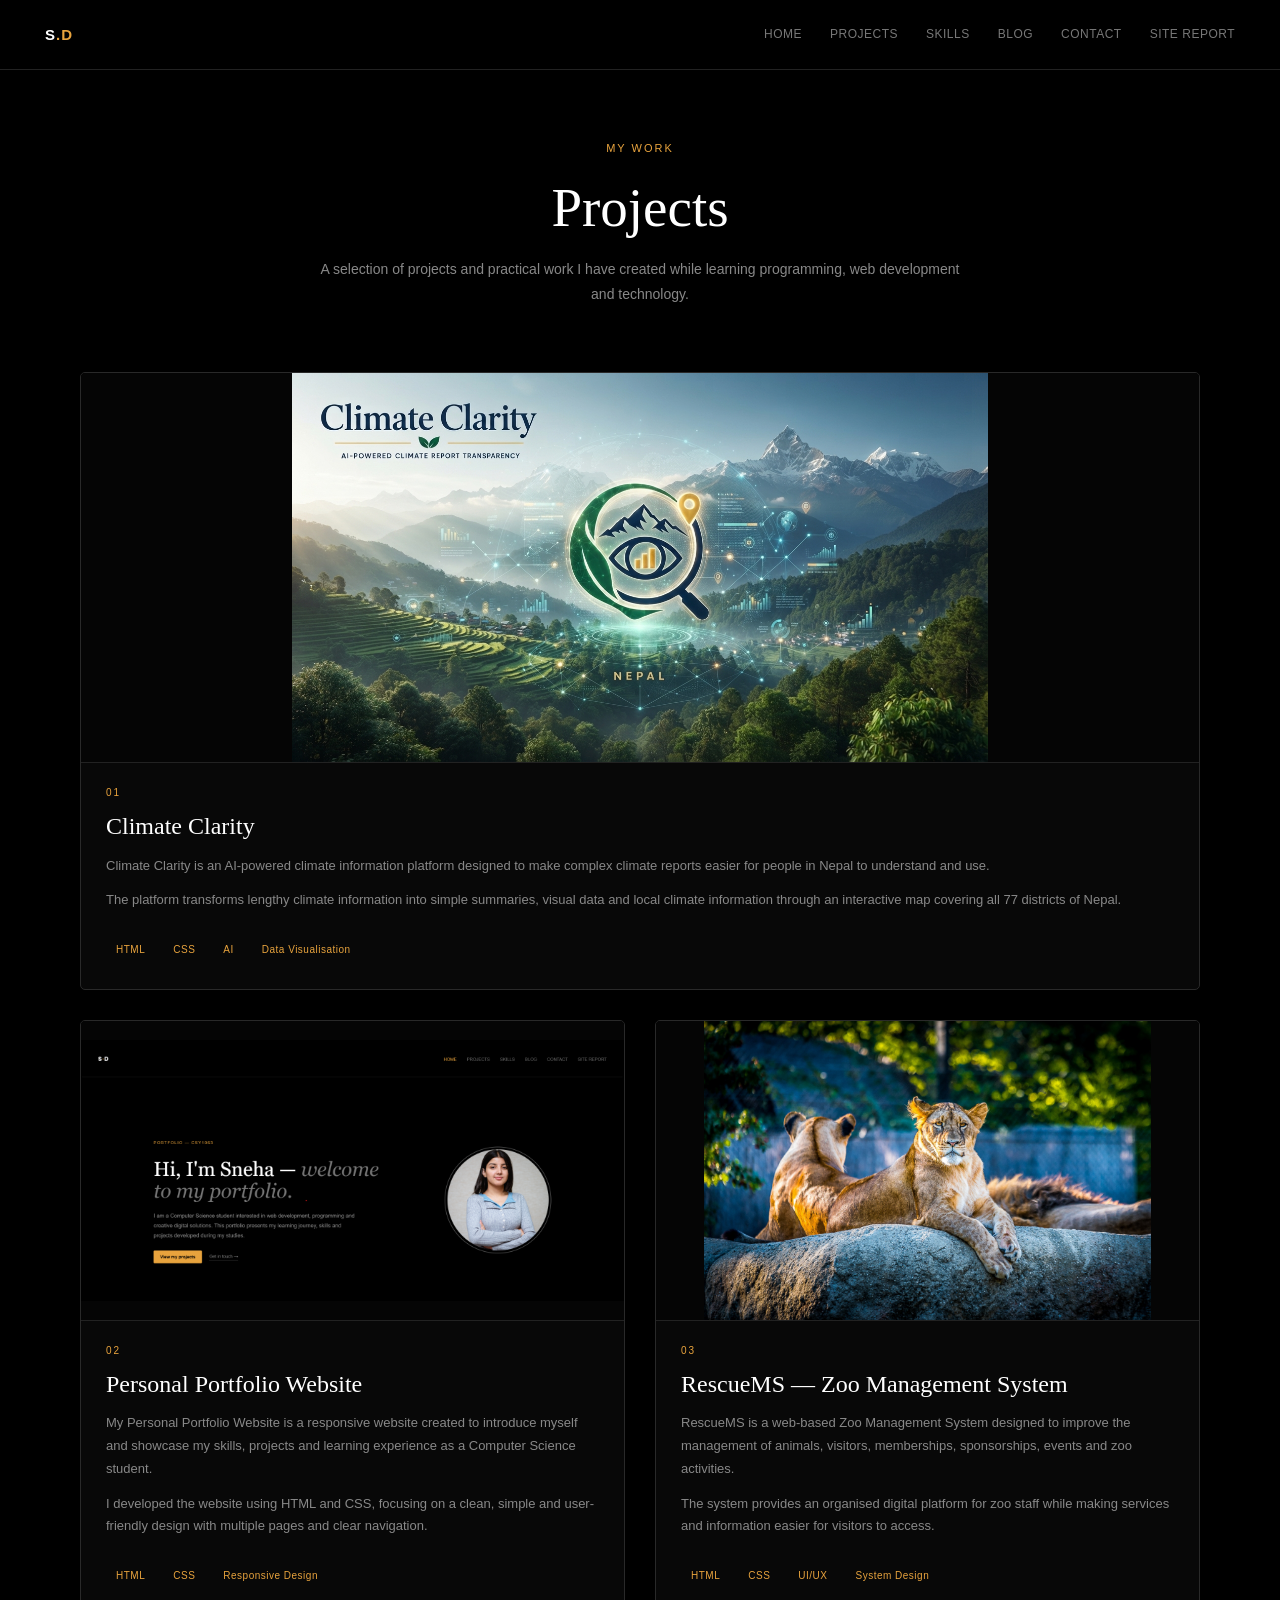
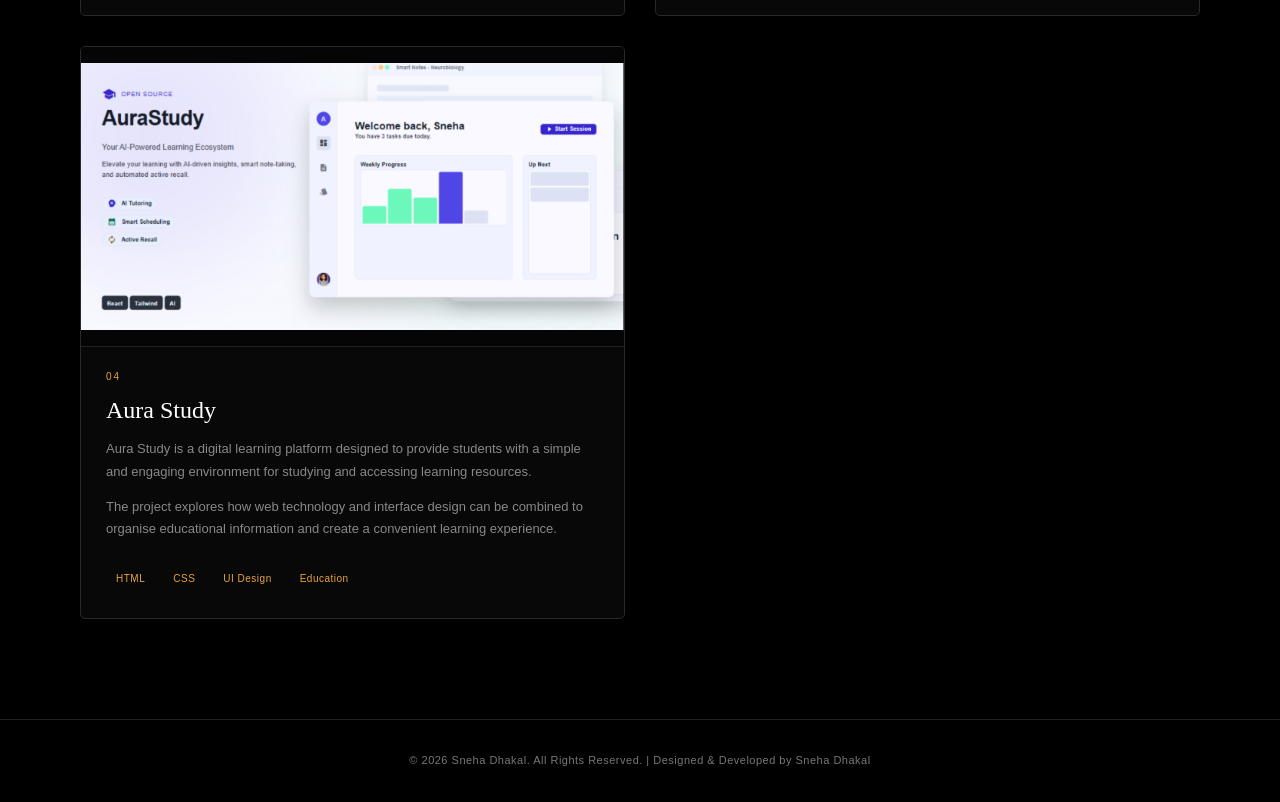
<file: projects.html>
<!DOCTYPE html>
<html lang="en">

<head>

    <meta charset="UTF-8">
    <meta name="viewport" content="width=device-width, initial-scale=1.0">

    <meta name="description"
          content="Sneha Dhakal's projects and web development work.">

    <title>Projects — Sneha</title>

    <!-- Google Fonts -->
    <link rel="preconnect" href="https://fonts.googleapis.com">
    <link rel="preconnect" href="https://fonts.gstatic.com" crossorigin>

    <link href="https://fonts.googleapis.com/css2?family=Fraunces:opsz,wght@9..144,300;9..144,450;9..144,600&family=Inter:wght@400;500&display=swap"
          rel="stylesheet">

    <!-- Main CSS -->
    <link rel="stylesheet" href="file.css">

</head>


<body>

<div class="bg"></div>

<div class="page">


    <!-- ================= HEADER ================= -->

<header>

    <div class="nav-mark">
        S<span>.D</span>
    </div>

    <input type="checkbox" id="menu-toggle" class="menu-checkbox">

    <label for="menu-toggle" class="menu-button">
    ☰
</label>

    <nav>
        <ul>
            <li><a href="index.html">Home</a></li>
            <li><a href="projects.html">Projects</a></li>
            <li><a href="skills.html">Skills</a></li>
            <li><a href="blog.html">Blog</a></li>
            <li><a href="contact.html">Contact</a></li>
            <li><a href="site-report.html">Site Report</a></li>
        </ul>
    </nav>

</header>



    <!-- ================= MAIN ================= -->

    <main class="projects-page">


        <!-- PROJECT INTRO -->

        <section class="projects-intro">

            <p class="eyebrow">
                MY WORK
            </p>

            <h1>
                Projects
            </h1>

            <p>
                A selection of projects and practical work I have created
                while learning programming, web development and technology.
            </p>

        </section>


        <!-- ================= PROJECT GRID ================= -->

        <section class="project-grid"
                 aria-label="My projects">


            <!-- PROJECT 01 -->

            <article class="project-card">

                <div class="project-image">

                    <img src="images/climate-clarity.png"
                         alt="Screenshot of Climate Clarity project">

                </div>

                <div class="project-card-content">

                    <span class="project-no">
                        01
                    </span>

                    <h2>
                        Climate Clarity
                    </h2>

                    <p>
                        Climate Clarity is an AI-powered climate information
                        platform designed to make complex climate reports
                        easier for people in Nepal to understand and use.
                    </p>

                    <p>
                        The platform transforms lengthy climate information
                        into simple summaries, visual data and local climate
                        information through an interactive map covering all
                        77 districts of Nepal.
                    </p>

                    <div class="project-tech">

                        <span>HTML</span>
                        <span>CSS</span>
                        <span>AI</span>
                        <span>Data Visualisation</span>

                    </div>

                </div>

            </article>


            <!-- PROJECT 02 -->

            <article class="project-card">

                <div class="project-image">

                    <img src="images/ProtfolioProject.png"
                         alt="Screenshot of Personal Portfolio Website">

                </div>

                <div class="project-card-content">

                    <span class="project-no">
                        02
                    </span>

                    <h2>
                        Personal Portfolio Website
                    </h2>

                    <p>
                        My Personal Portfolio Website is a responsive website
                        created to introduce myself and showcase my skills,
                        projects and learning experience as a Computer Science
                        student.
                    </p>

                    <p>
                        I developed the website using HTML and CSS, focusing
                        on a clean, simple and user-friendly design with
                        multiple pages and clear navigation.
                    </p>

                    <div class="project-tech">

                        <span>HTML</span>
                        <span>CSS</span>
                        <span>Responsive Design</span>

                    </div>

                </div>

            </article>


            <!-- PROJECT 03 -->

            <article class="project-card">

                <div class="project-image">

                    <img src="images/RescueMS.png"
                         alt="Screenshot of RescueMS Zoo Management System">

                </div>

                <div class="project-card-content">

                    <span class="project-no">
                        03
                    </span>

                    <h2>
                        RescueMS — Zoo Management System
                    </h2>

                    <p>
                        RescueMS is a web-based Zoo Management System designed
                        to improve the management of animals, visitors,
                        memberships, sponsorships, events and zoo activities.
                    </p>

                    <p>
                        The system provides an organised digital platform for
                        zoo staff while making services and information easier
                        for visitors to access.
                    </p>

                    <div class="project-tech">

                        <span>HTML</span>
                        <span>CSS</span>
                        <span>UI/UX</span>
                        <span>System Design</span>

                    </div>

                </div>

            </article>


            <!-- PROJECT 04 -->

            <article class="project-card">

                <div class="project-image">

                    <img src="images/Aura.png"
                         alt="Screenshot of Aura Study learning platform">

                </div>

                <div class="project-card-content">

                    <span class="project-no">
                        04
                    </span>

                    <h2>
                        Aura Study
                    </h2>

                    <p>
                        Aura Study is a digital learning platform designed
                        to provide students with a simple and engaging
                        environment for studying and accessing learning
                        resources.
                    </p>

                    <p>
                        The project explores how web technology and interface
                        design can be combined to organise educational
                        information and create a convenient learning experience.
                    </p>

                    <div class="project-tech">

                        <span>HTML</span>
                        <span>CSS</span>
                        <span>UI Design</span>
                        <span>Education</span>

                    </div>

                </div>

            </article>


        </section>


    </main>


    <!-- ================= FOOTER ================= -->

    <footer>

        <p class="status">
             © 2026 Sneha Dhakal. All Rights Reserved. | Designed & Developed by Sneha Dhakal
        </p>

    </footer>


</div>

</body>

</html>
</file>
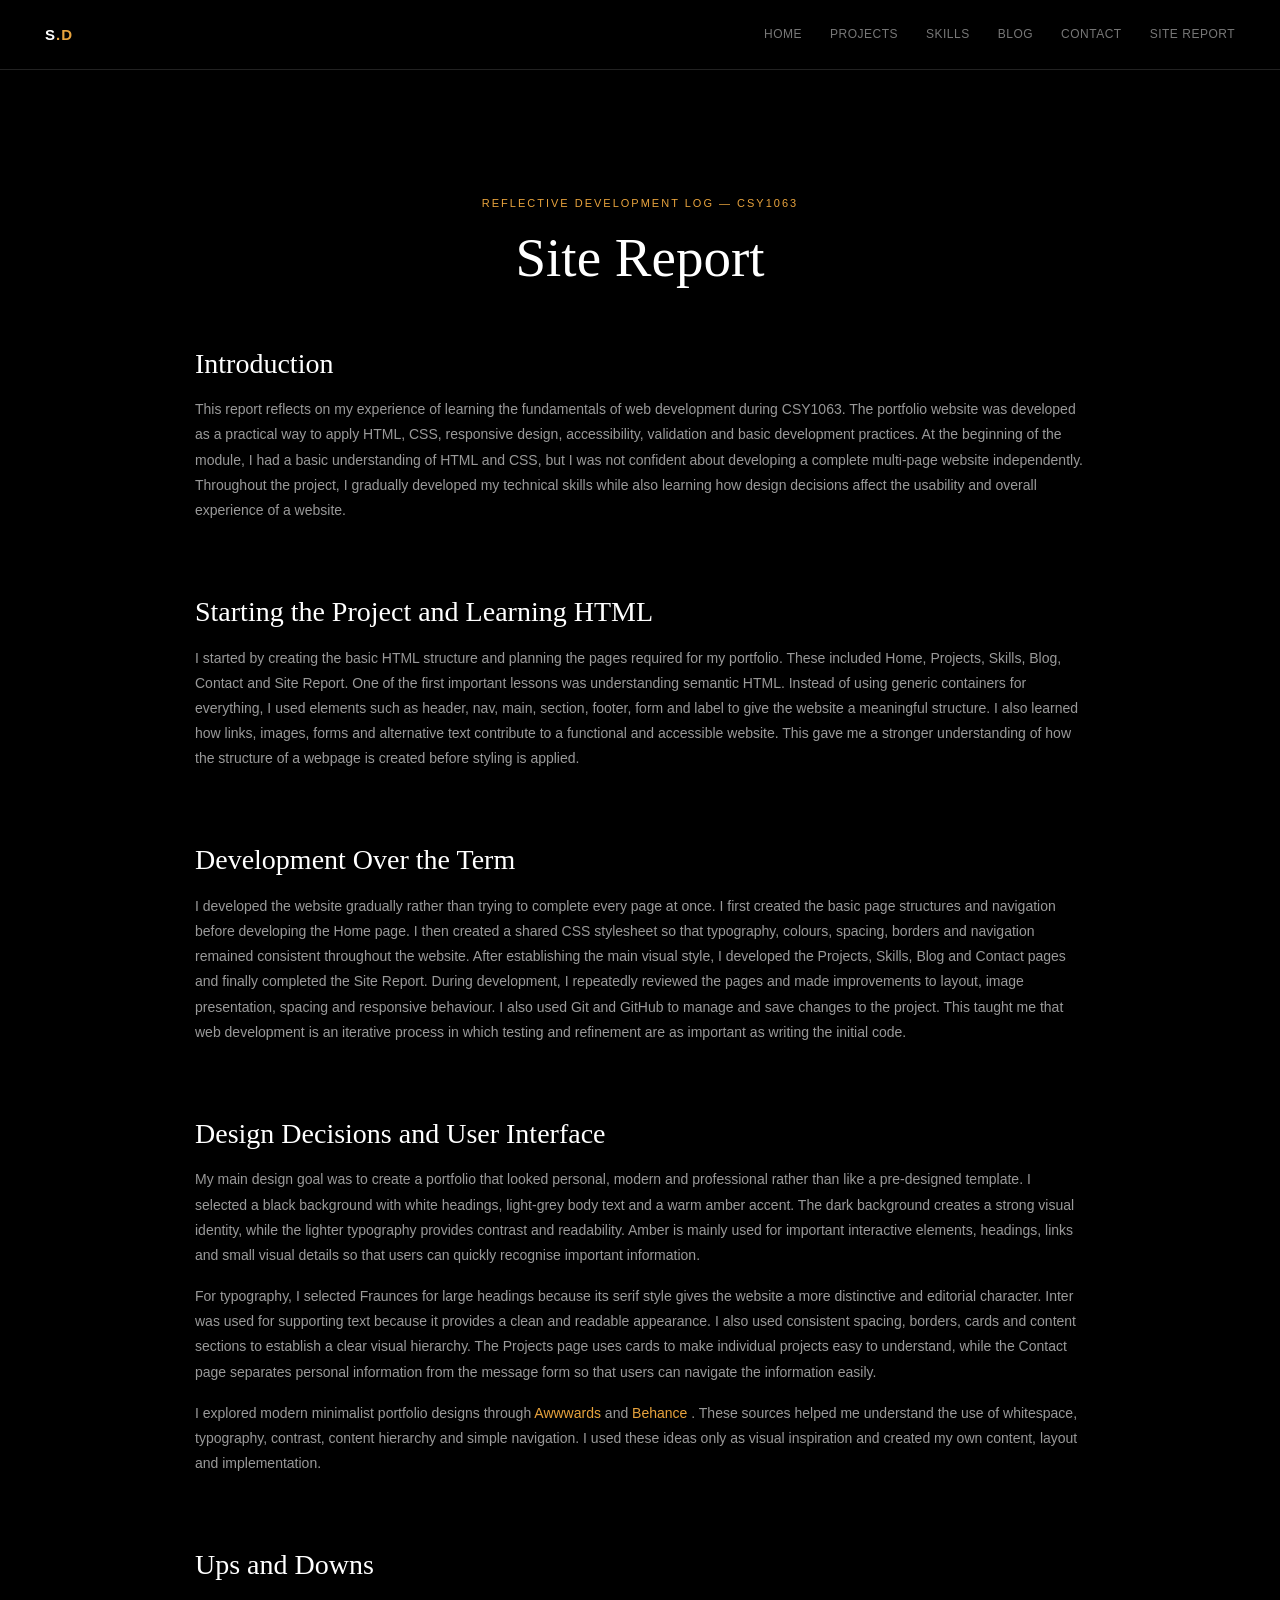
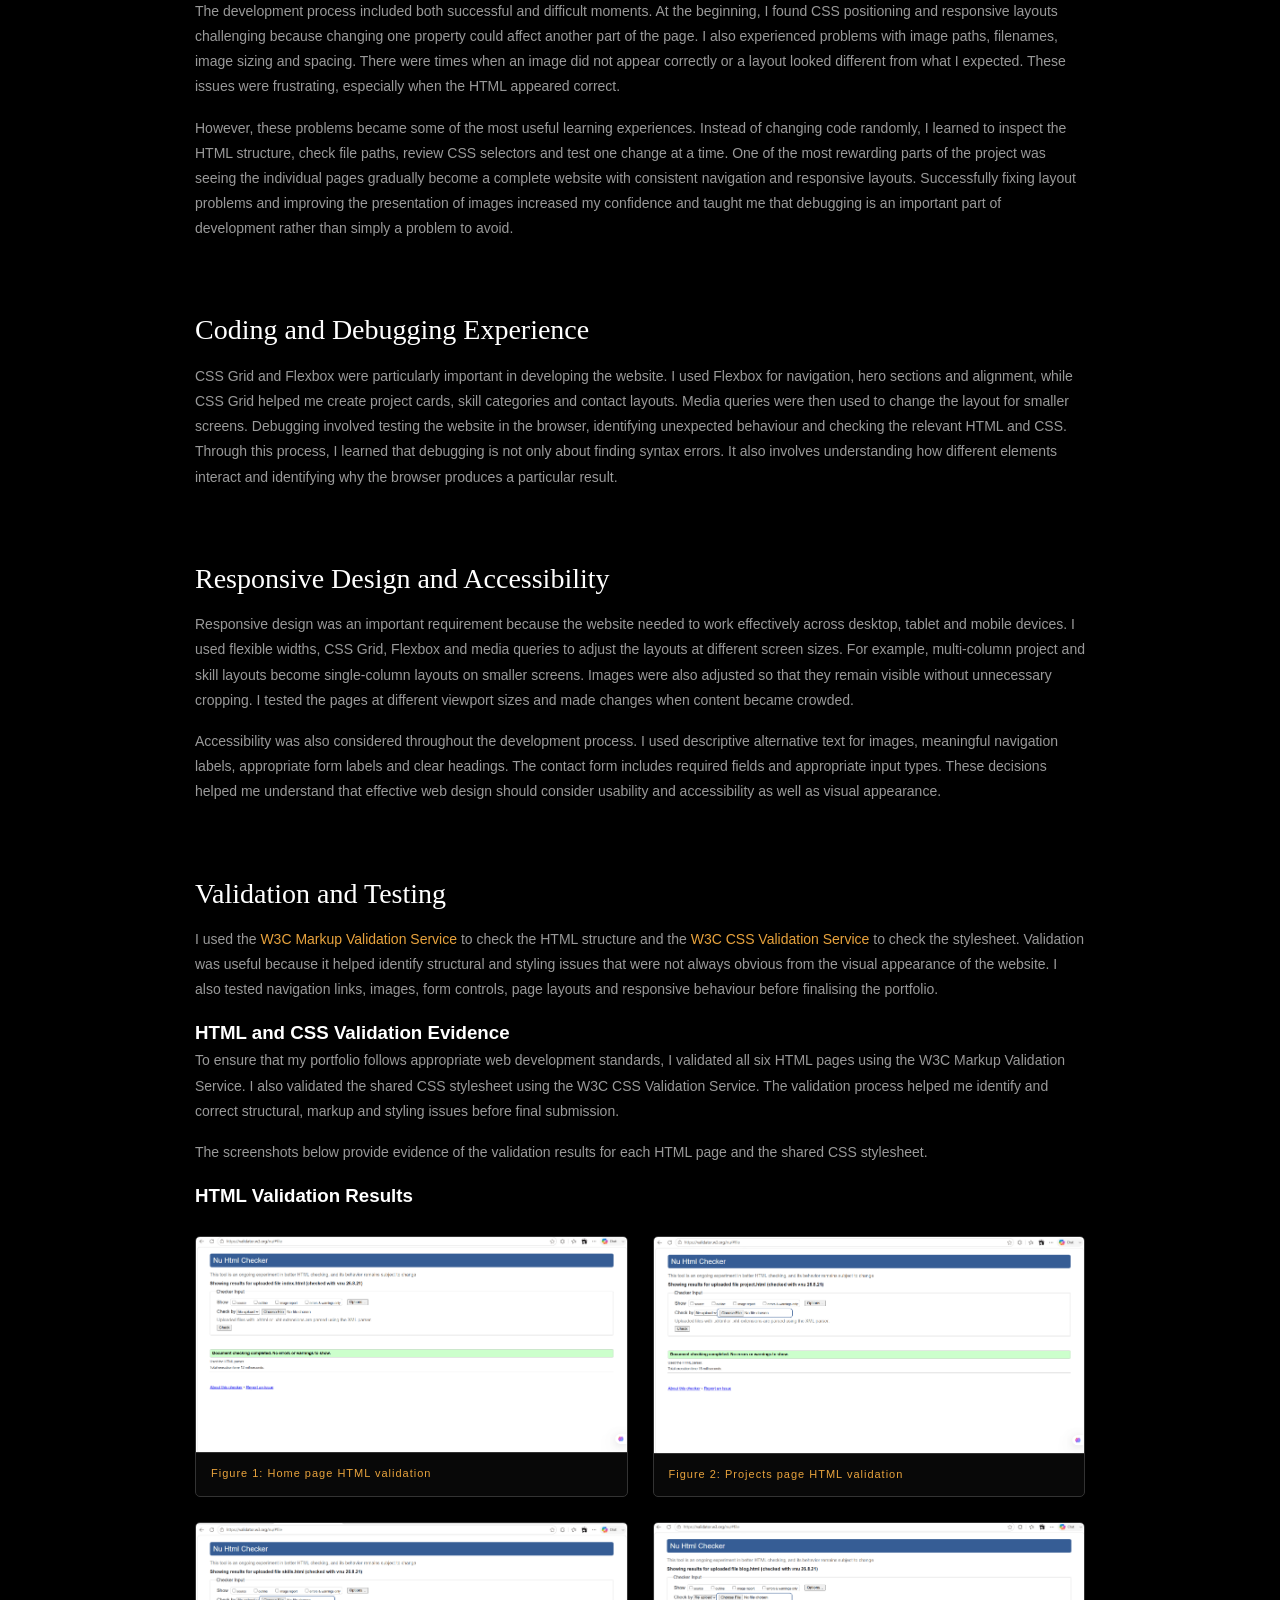
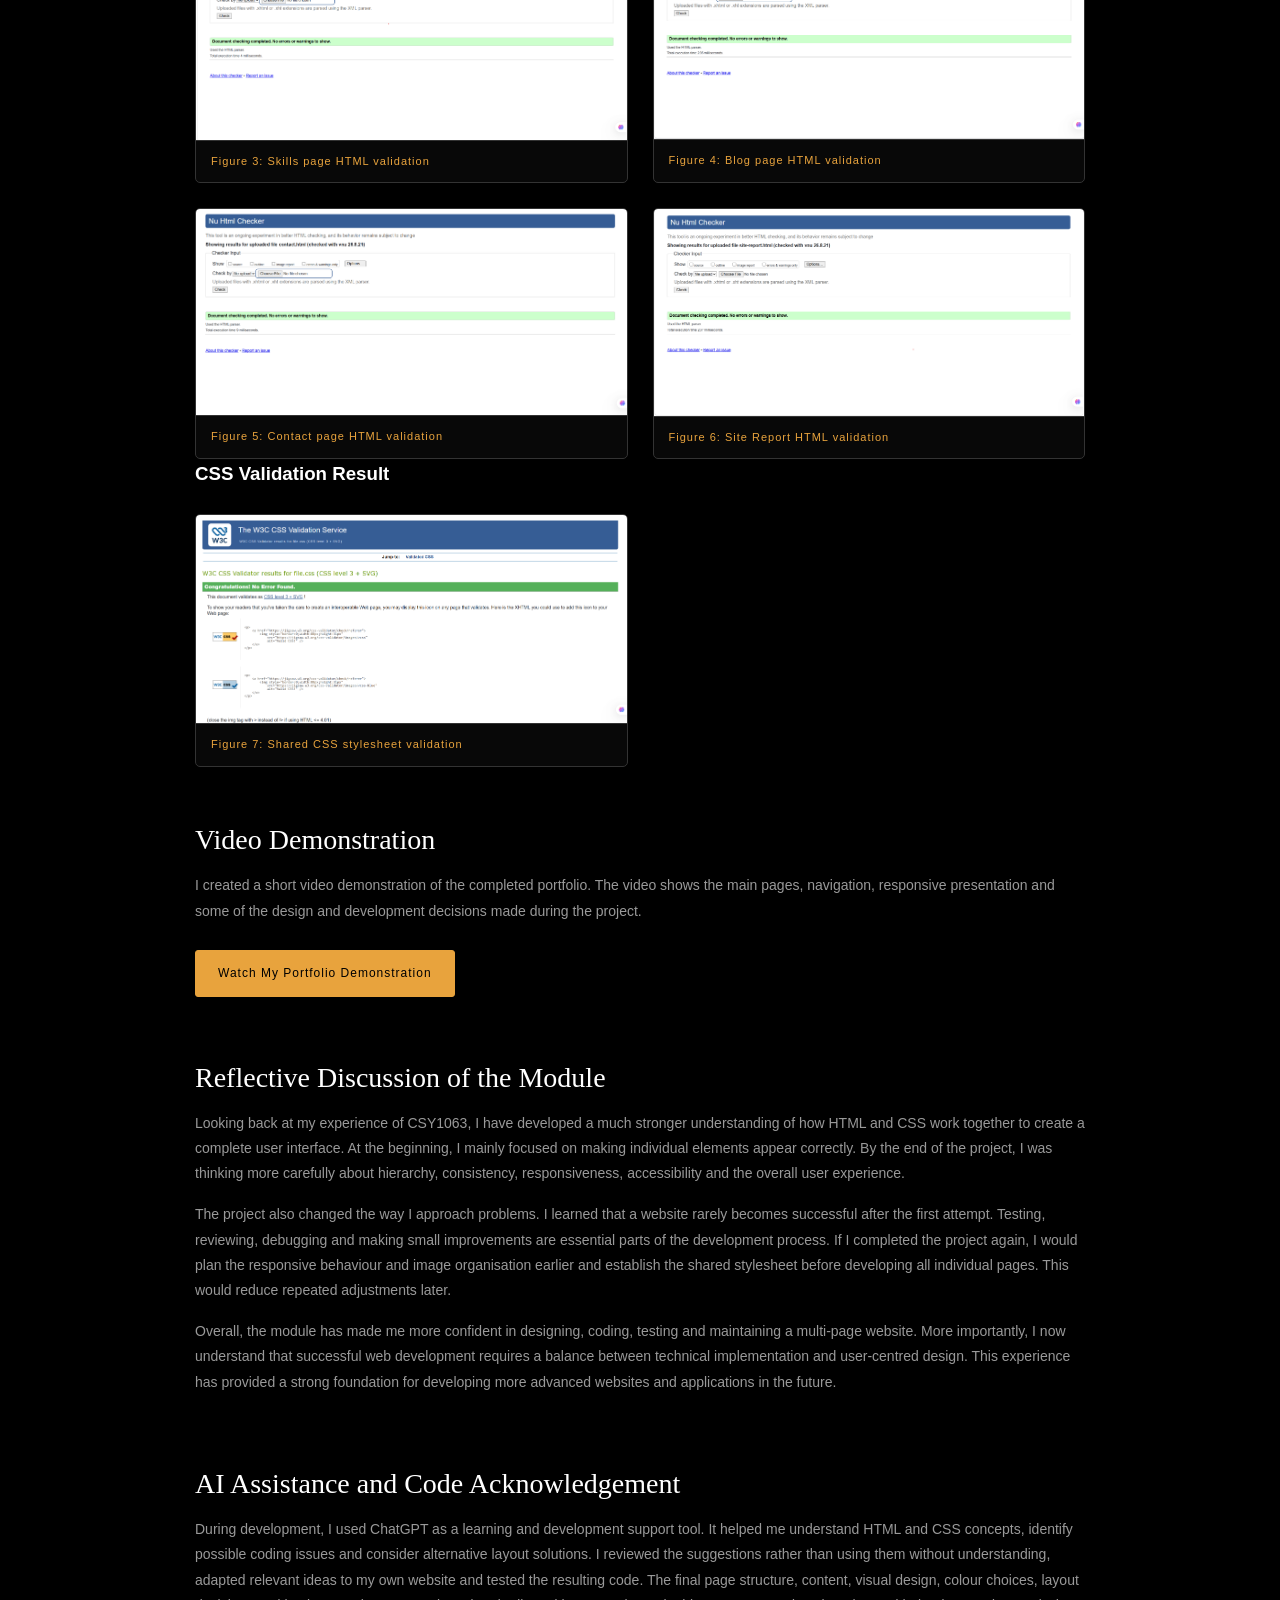
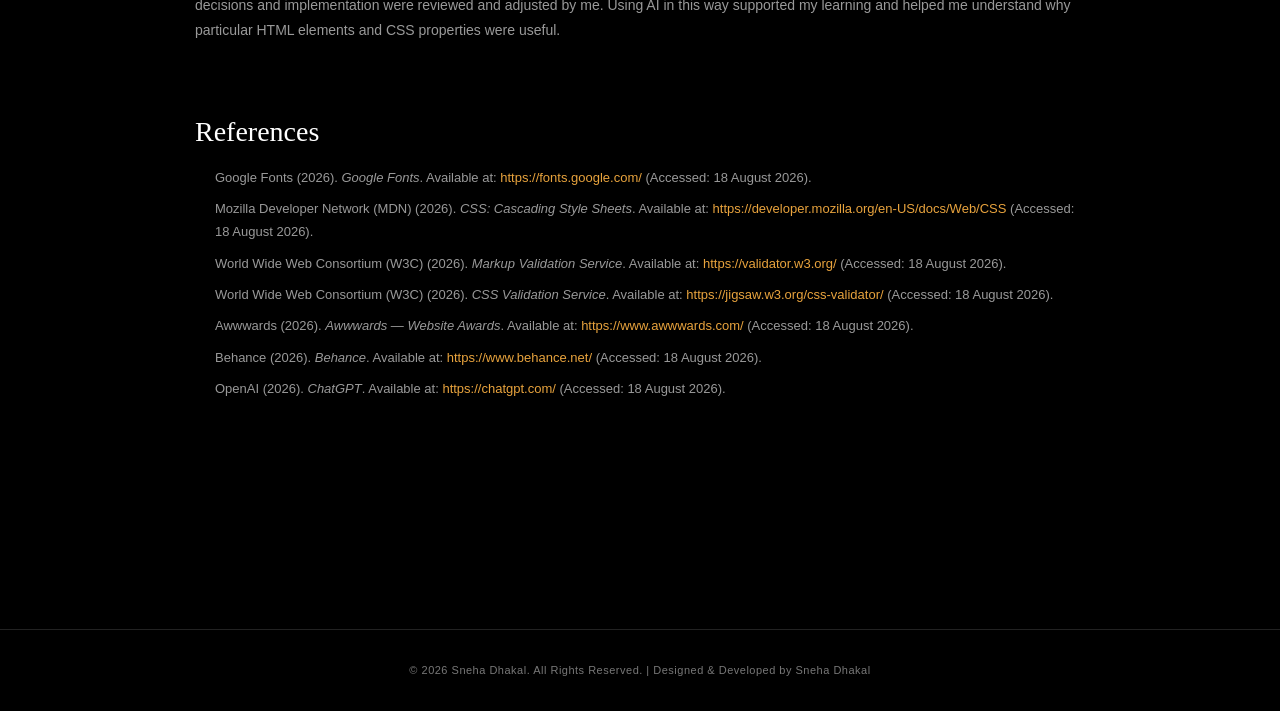
<file: site-report.html>
<!DOCTYPE html>
<html lang="en">

<head>

    <meta charset="UTF-8">

    <meta name="viewport"
          content="width=device-width, initial-scale=1.0">

    <meta name="description"
          content="Reflective site report documenting Sneha Dhakal's CSY1063 Web Development learning, design and development experience.">

    <title>Site Report — Sneha Dhakal</title>

    <!-- Google Fonts -->
    <link rel="preconnect"
          href="https://fonts.googleapis.com">

    <link rel="preconnect"
          href="https://fonts.gstatic.com"
          crossorigin>

    <link href="https://fonts.googleapis.com/css2?family=Fraunces:opsz,wght@9..144,300;9..144,450;9..144,600&family=Inter:wght@400;500&display=swap"
          rel="stylesheet">

    <!-- Main CSS -->
    <link rel="stylesheet"
          href="file.css">

</head>


<body>

<div class="bg"></div>

<div class="page">


    <!-- =====================================================
         HEADER
    ====================================================== -->

    <header>

        <div class="nav-mark">
            S<span>.D</span>
        </div>

        <input type="checkbox"
               id="menu-toggle"
               class="menu-checkbox">

        <label for="menu-toggle" class="menu-button">
    ☰
</label>

        <nav>
            <ul>
                <li><a href="index.html">Home</a></li>
                <li><a href="projects.html">Projects</a></li>
                <li><a href="skills.html">Skills</a></li>
                <li><a href="blog.html">Blog</a></li>
                <li><a href="contact.html">Contact</a></li>
                <li><a href="site-report.html">Site Report</a></li>
            </ul>
        </nav>

    </header>


    <!-- =====================================================
         MAIN
    ====================================================== -->

    <main>

        <section class="report-page"
                 aria-labelledby="report-heading">

            <p class="eyebrow">
                REFLECTIVE DEVELOPMENT LOG — CSY1063
            </p>

            <h1 id="report-heading">
                Site Report
            </h1>


            <!-- =================================================
                 REPORT CONTENT
            ================================================== -->

            <div class="report-content">


                <!-- =================================================
                     01 — INTRODUCTION
                ================================================== -->

                <section>

                    <h2>
                        Introduction
                    </h2>

                    <p>
                        This report reflects on my experience of learning the
                        fundamentals of web development during CSY1063. The
                        portfolio website was developed as a practical way to
                        apply HTML, CSS, responsive design, accessibility,
                        validation and basic development practices. At the
                        beginning of the module, I had a basic understanding of
                        HTML and CSS, but I was not confident about developing
                        a complete multi-page website independently. Throughout
                        the project, I gradually developed my technical skills
                        while also learning how design decisions affect the
                        usability and overall experience of a website.
                    </p>

                </section>


                <!-- =================================================
                     02 — STARTING THE PROJECT
                ================================================== -->

                <section>

                    <h2>
                        Starting the Project and Learning HTML
                    </h2>

                    <p>
                        I started by creating the basic HTML structure and
                        planning the pages required for my portfolio. These
                        included Home, Projects, Skills, Blog, Contact and Site
                        Report. One of the first important lessons was
                        understanding semantic HTML. Instead of using generic
                        containers for everything, I used elements such as
                        header, nav, main, section, footer, form and label to
                        give the website a meaningful structure. I also
                        learned how links, images, forms and alternative text
                        contribute to a functional and accessible website.
                        This gave me a stronger understanding of how the
                        structure of a webpage is created before styling is
                        applied.
                    </p>

                </section>


                <!-- =================================================
                     03 — DEVELOPMENT
                ================================================== -->

                <section>

                    <h2>
                        Development Over the Term
                    </h2>

                    <p>
                        I developed the website gradually rather than trying
                        to complete every page at once. I first created the
                        basic page structures and navigation before developing
                        the Home page. I then created a shared CSS stylesheet
                        so that typography, colours, spacing, borders and
                        navigation remained consistent throughout the website.
                        After establishing the main visual style, I developed
                        the Projects, Skills, Blog and Contact pages and
                        finally completed the Site Report. During development,
                        I repeatedly reviewed the pages and made improvements
                        to layout, image presentation, spacing and responsive
                        behaviour. I also used Git and GitHub to manage and
                        save changes to the project. This taught me that web
                        development is an iterative process in which testing
                        and refinement are as important as writing the initial
                        code.
                    </p>

                </section>


                <!-- =================================================
                     04 — DESIGN DECISIONS
                ================================================== -->

                <section>

                    <h2>
                        Design Decisions and User Interface
                    </h2>

                    <p>
                        My main design goal was to create a portfolio that
                        looked personal, modern and professional rather than
                        like a pre-designed template. I selected a black
                        background with white headings, light-grey body text
                        and a warm amber accent. The dark background creates a
                        strong visual identity, while the lighter typography
                        provides contrast and readability. Amber is mainly
                        used for important interactive elements, headings,
                        links and small visual details so that users can
                        quickly recognise important information.
                    </p>

                    <p>
                        For typography, I selected Fraunces for large headings
                        because its serif style gives the website a more
                        distinctive and editorial character. Inter was used
                        for supporting text because it provides a clean and
                        readable appearance. I also used consistent spacing,
                        borders, cards and content sections to establish a
                        clear visual hierarchy. The Projects page uses cards
                        to make individual projects easy to understand, while
                        the Contact page separates personal information from
                        the message form so that users can navigate the
                        information easily.
                    </p>

                    <p>
                        I explored modern minimalist portfolio designs through
                        <a href="https://www.awwwards.com/"
                           target="_blank"
                           rel="noopener noreferrer">
                            Awwwards
                        </a>
                        and
                        <a href="https://www.behance.net/"
                           target="_blank"
                           rel="noopener noreferrer">
                            Behance
                        </a>.
                        These sources helped me understand the use of
                        whitespace, typography, contrast, content hierarchy
                        and simple navigation. I used these ideas only as
                        visual inspiration and created my own content, layout
                        and implementation.
                    </p>

                </section>


                <!-- =================================================
                     05 — UPS AND DOWNS
                ================================================== -->

                <section>

                    <h2>
                        Ups and Downs
                    </h2>

                    <p>
                        The development process included both successful and
                        difficult moments. At the beginning, I found CSS
                        positioning and responsive layouts challenging because
                        changing one property could affect another part of the
                        page. I also experienced problems with image paths,
                        filenames, image sizing and spacing. There were times
                        when an image did not appear correctly or a layout
                        looked different from what I expected. These issues
                        were frustrating, especially when the HTML appeared
                        correct.
                    </p>

                    <p>
                        However, these problems became some of the most useful
                        learning experiences. Instead of changing code
                        randomly, I learned to inspect the HTML structure,
                        check file paths, review CSS selectors and test one
                        change at a time. One of the most rewarding parts of
                        the project was seeing the individual pages gradually
                        become a complete website with consistent navigation
                        and responsive layouts. Successfully fixing layout
                        problems and improving the presentation of images
                        increased my confidence and taught me that debugging
                        is an important part of development rather than simply
                        a problem to avoid.
                    </p>

                </section>


                <!-- =================================================
                     06 — CODING AND DEBUGGING
                ================================================== -->

                <section>

                    <h2>
                        Coding and Debugging Experience
                    </h2>

                    <p>
                        CSS Grid and Flexbox were particularly important in
                        developing the website. I used Flexbox for navigation,
                        hero sections and alignment, while CSS Grid helped me
                        create project cards, skill categories and contact
                        layouts. Media queries were then used to change the
                        layout for smaller screens. Debugging involved testing
                        the website in the browser, identifying unexpected
                        behaviour and checking the relevant HTML and CSS.
                        Through this process, I learned that debugging is not
                        only about finding syntax errors. It also involves
                        understanding how different elements interact and
                        identifying why the browser produces a particular
                        result.
                    </p>

                </section>


                <!-- =================================================
                     07 — RESPONSIVE DESIGN
                ================================================== -->

                <section>

                    <h2>
                        Responsive Design and Accessibility
                    </h2>

                    <p>
                        Responsive design was an important requirement because
                        the website needed to work effectively across desktop,
                        tablet and mobile devices. I used flexible widths,
                        CSS Grid, Flexbox and media queries to adjust the
                        layouts at different screen sizes. For example,
                        multi-column project and skill layouts become
                        single-column layouts on smaller screens. Images were
                        also adjusted so that they remain visible without
                        unnecessary cropping. I tested the pages at different
                        viewport sizes and made changes when content became
                        crowded.
                    </p>

                    <p>
                        Accessibility was also considered throughout the
                        development process. I used descriptive alternative
                        text for images, meaningful navigation labels,
                        appropriate form labels and clear headings. The
                        contact form includes required fields and appropriate
                        input types. These decisions helped me understand that
                        effective web design should consider usability and
                        accessibility as well as visual appearance.
                    </p>

                </section>


                <!-- =================================================
                     08 — VALIDATION AND TESTING
                ================================================== -->

                <section>

                    <h2>
                        Validation and Testing
                    </h2>

                    <p>
                        I used the
                        <a href="https://validator.w3.org/"
                           target="_blank"
                           rel="noopener noreferrer">
                            W3C Markup Validation Service
                        </a>
                        to check the HTML structure and the
                        <a href="https://jigsaw.w3.org/css-validator/"
                           target="_blank"
                           rel="noopener noreferrer">
                            W3C CSS Validation Service
                        </a>
                        to check the stylesheet. Validation was useful because
                        it helped identify structural and styling issues that
                        were not always obvious from the visual appearance of
                        the website. I also tested navigation links, images,
                        form controls, page layouts and responsive behaviour
                        before finalising the portfolio.
                    </p>

                    <h3>
                        HTML and CSS Validation Evidence
                    </h3>

                    <p>
                        To ensure that my portfolio follows appropriate web
                        development standards, I validated all six HTML pages
                        using the W3C Markup Validation Service. I also
                        validated the shared CSS stylesheet using the W3C CSS
                        Validation Service. The validation process helped me
                        identify and correct structural, markup and styling
                        issues before final submission.
                    </p>

                    <p>
                        The screenshots below provide evidence of the
                        validation results for each HTML page and the shared
                        CSS stylesheet.
                    </p>


                    <h3>
                        HTML Validation Results
                    </h3>

                    <div class="validation-shots">

                        <figure class="shot">

                            <img src="images/validation-index.png"
                                 alt="W3C HTML validation result for the Home page">

                            <figcaption>
                                Figure 1: Home page HTML validation
                            </figcaption>

                        </figure>


                        <figure class="shot">

                            <img src="images/validation-project.png"
                                 alt="W3C HTML validation result for the Projects page">

                            <figcaption>
                                Figure 2: Projects page HTML validation
                            </figcaption>

                        </figure>


                        <figure class="shot">

                            <img src="images/validation-skills.png"
                                 alt="W3C HTML validation result for the Skills page">

                            <figcaption>
                                Figure 3: Skills page HTML validation
                            </figcaption>

                        </figure>


                        <figure class="shot">

                            <img src="images/validation-blog.png"
                                 alt="W3C HTML validation result for the Blog page">

                            <figcaption>
                                Figure 4: Blog page HTML validation
                            </figcaption>

                        </figure>


                        <figure class="shot">

                            <img src="images/validation-contact.png"
                                 alt="W3C HTML validation result for the Contact page">

                            <figcaption>
                                Figure 5: Contact page HTML validation
                            </figcaption>

                        </figure>


                        <figure class="shot">

                            <img src="images/validation-sitereport.png"
                                 alt="W3C HTML validation result for the Site Report page">

                            <figcaption>
                                Figure 6: Site Report HTML validation
                            </figcaption>

                        </figure>

                    </div>


                    <h3>
                        CSS Validation Result
                    </h3>

                    <div class="validation-shots">

                        <figure class="shot">

                            <img src="images/validation-css.png"
                                 alt="W3C CSS validation result for the portfolio stylesheet">

                            <figcaption>
                                Figure 7: Shared CSS stylesheet validation
                            </figcaption>

                        </figure>

                    </div>

                </section>


                <!-- =================================================
                     09 — VIDEO DEMONSTRATION
                ================================================== -->

                <section>

                    <h2>
                        Video Demonstration
                    </h2>

                    <p>
                        I created a short video demonstration of the completed
                        portfolio. The video shows the main pages, navigation,
                        responsive presentation and some of the design and
                        development decisions made during the project.
                    </p>

                    <a class="video-link"
                       href="https://youtu.be/xuR6hgql08Y?si=OCxaZwUusdnu9_Lv"
                       target="_blank"
                       rel="noopener noreferrer">
                        Watch My Portfolio Demonstration
                    </a>

                </section>


                <!-- =================================================
                     10 — REFLECTIVE DISCUSSION
                ================================================== -->

                <section>

                    <h2>
                        Reflective Discussion of the Module
                    </h2>

                    <p>
                        Looking back at my experience of CSY1063, I have
                        developed a much stronger understanding of how HTML
                        and CSS work together to create a complete user
                        interface. At the beginning, I mainly focused on
                        making individual elements appear correctly. By the
                        end of the project, I was thinking more carefully about
                        hierarchy, consistency, responsiveness, accessibility
                        and the overall user experience.
                    </p>

                    <p>
                        The project also changed the way I approach problems.
                        I learned that a website rarely becomes successful
                        after the first attempt. Testing, reviewing, debugging
                        and making small improvements are essential parts of
                        the development process. If I completed the project
                        again, I would plan the responsive behaviour and image
                        organisation earlier and establish the shared
                        stylesheet before developing all individual pages.
                        This would reduce repeated adjustments later.
                    </p>

                    <p>
                        Overall, the module has made me more confident in
                        designing, coding, testing and maintaining a
                        multi-page website. More importantly, I now understand
                        that successful web development requires a balance
                        between technical implementation and user-centred
                        design. This experience has provided a strong
                        foundation for developing more advanced websites and
                        applications in the future.
                    </p>

                </section>


                <!-- =================================================
                     11 — AI ACKNOWLEDGEMENT
                ================================================== -->

                <section>

                    <h2>
                        AI Assistance and Code Acknowledgement
                    </h2>

                    <p>
                        During development, I used ChatGPT as a learning and
                        development support tool. It helped me understand HTML
                        and CSS concepts, identify possible coding issues and
                        consider alternative layout solutions. I reviewed the
                        suggestions rather than using them without
                        understanding, adapted relevant ideas to my own
                        website and tested the resulting code. The final page
                        structure, content, visual design, colour choices,
                        layout decisions and implementation were reviewed and
                        adjusted by me. Using AI in this way supported my
                        learning and helped me understand why particular HTML
                        elements and CSS properties were useful.
                    </p>

                </section>


                <!-- =================================================
                     12 — REFERENCES
                ================================================== -->

                <section>

                    <h2>
                        References
                    </h2>

                    <ul class="references">

                        <li>
                            Google Fonts (2026).
                            <em>Google Fonts</em>.
                            Available at:
                            <a href="https://fonts.google.com/"
                               target="_blank"
                               rel="noopener noreferrer">
                                https://fonts.google.com/
                            </a>
                            (Accessed: 18 August 2026).
                        </li>


                        <li>
                            Mozilla Developer Network (MDN) (2026).
                            <em>CSS: Cascading Style Sheets</em>.
                            Available at:
                            <a href="https://developer.mozilla.org/en-US/docs/Web/CSS"
                               target="_blank"
                               rel="noopener noreferrer">
                                https://developer.mozilla.org/en-US/docs/Web/CSS
                            </a>
                            (Accessed: 18 August 2026).
                        </li>


                        <li>
                            World Wide Web Consortium (W3C) (2026).
                            <em>Markup Validation Service</em>.
                            Available at:
                            <a href="https://validator.w3.org/"
                               target="_blank"
                               rel="noopener noreferrer">
                                https://validator.w3.org/
                            </a>
                            (Accessed: 18 August 2026).
                        </li>


                        <li>
                            World Wide Web Consortium (W3C) (2026).
                            <em>CSS Validation Service</em>.
                            Available at:
                            <a href="https://jigsaw.w3.org/css-validator/"
                               target="_blank"
                               rel="noopener noreferrer">
                                https://jigsaw.w3.org/css-validator/
                            </a>
                            (Accessed: 18 August 2026).
                        </li>


                        <li>
                            Awwwards (2026).
                            <em>Awwwards — Website Awards</em>.
                            Available at:
                            <a href="https://www.awwwards.com/"
                               target="_blank"
                               rel="noopener noreferrer">
                                https://www.awwwards.com/
                            </a>
                            (Accessed: 18 August 2026).
                        </li>


                        <li>
                            Behance (2026).
                            <em>Behance</em>.
                            Available at:
                            <a href="https://www.behance.net/"
                               target="_blank"
                               rel="noopener noreferrer">
                                https://www.behance.net/
                            </a>
                            (Accessed: 18 August 2026).
                        </li>


                        <li>
                            OpenAI (2026).
                            <em>ChatGPT</em>.
                            Available at:
                            <a href="https://chatgpt.com/"
                               target="_blank"
                               rel="noopener noreferrer">
                                https://chatgpt.com/
                            </a>
                            (Accessed: 18 August 2026).
                        </li>

                    </ul>

                </section>


            </div>

        </section>

    </main>


    <!-- =====================================================
         FOOTER
    ====================================================== -->

    <footer>

        <p class="status">
            © 2026 Sneha Dhakal. All Rights Reserved. | Designed & Developed by Sneha Dhakal
        </p>

    </footer>


</div>

</body>

</html>
</file>
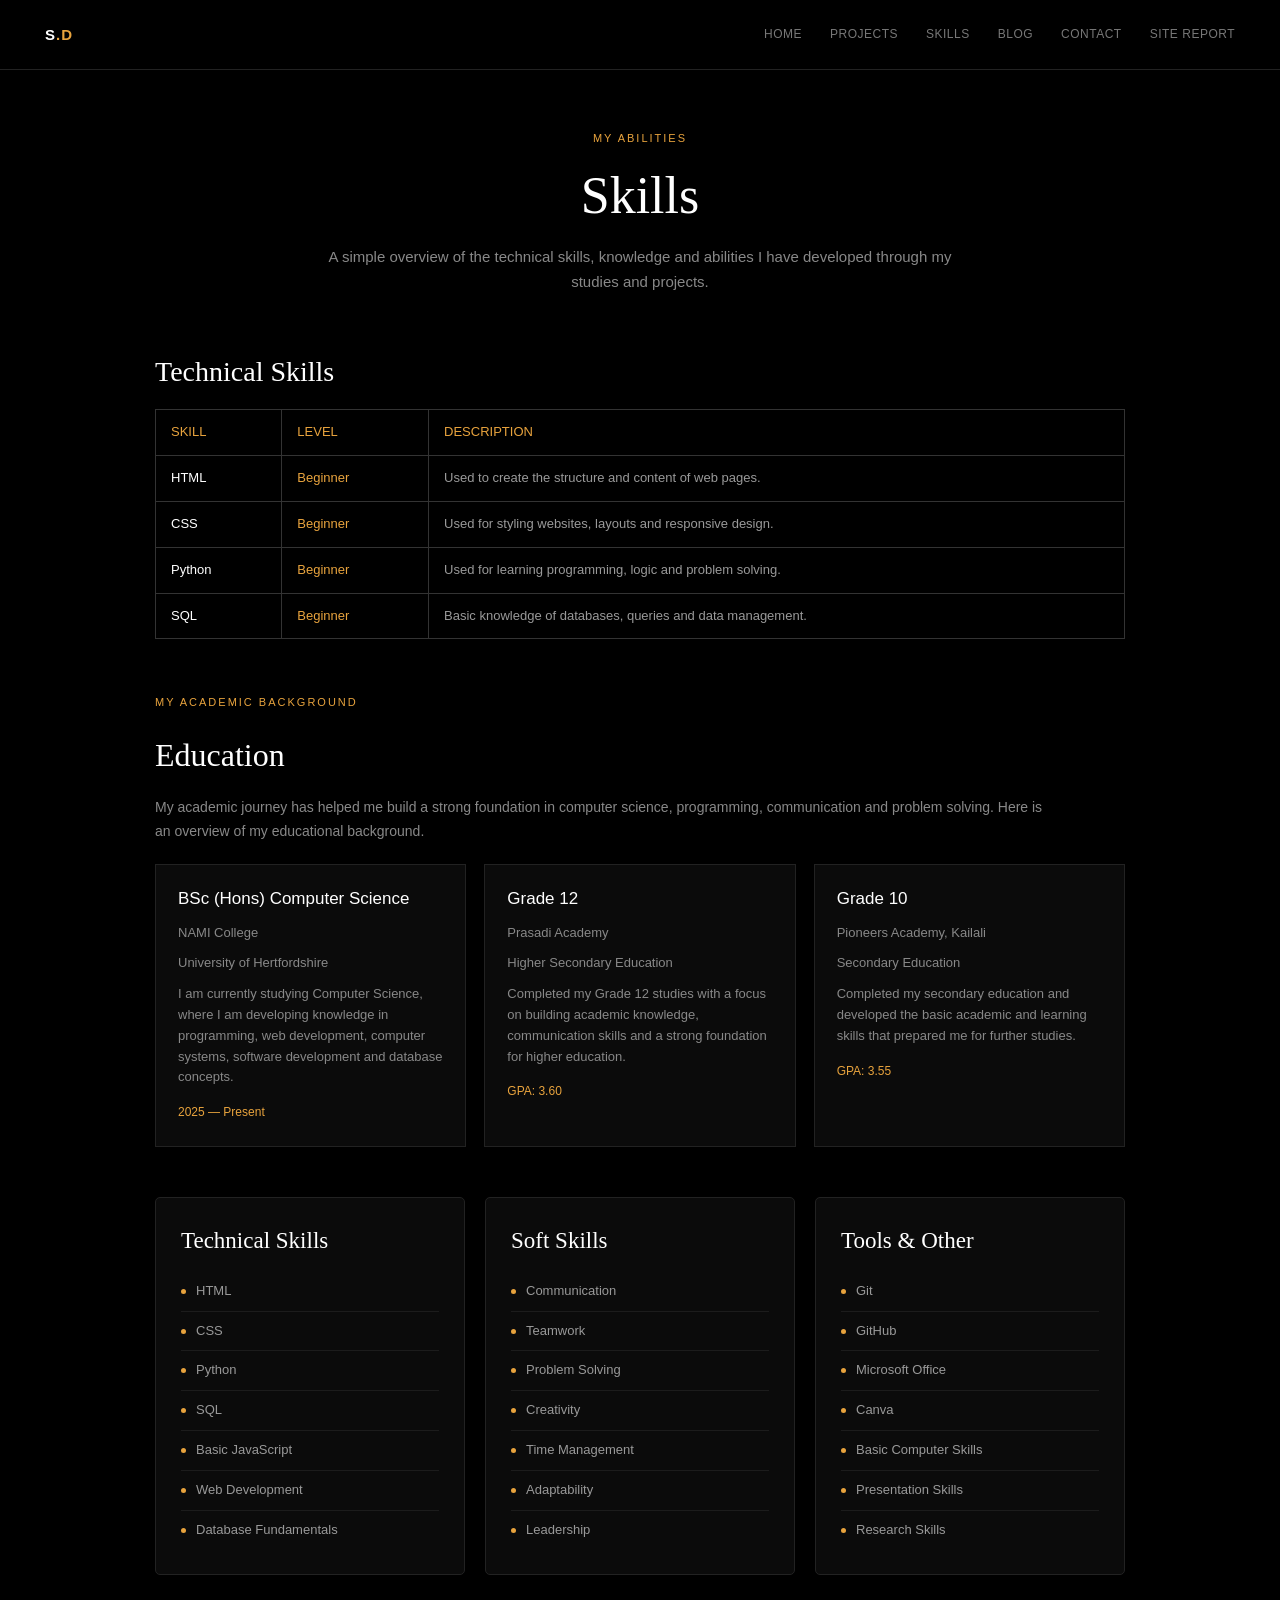
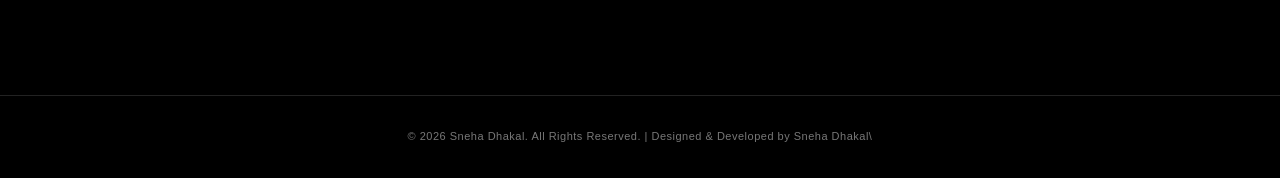
<file: skills.html>
<!DOCTYPE html>
<html lang="en">

<head>

    <meta charset="UTF-8">

    <meta name="viewport"
          content="width=device-width, initial-scale=1.0">

    <title>Skills — Sneha</title>

    <link rel="preconnect"
          href="https://fonts.googleapis.com">

    <link rel="preconnect"
          href="https://fonts.gstatic.com"
          crossorigin>

    <link href="https://fonts.googleapis.com/css2?family=Fraunces:opsz,wght@9..144,300;9..144,450;9..144,600&family=Inter:wght@400;500&display=swap"
          rel="stylesheet">

    <link rel="stylesheet"
          href="file.css">

</head>


<body>

<div class="bg"></div>


<div class="page">


    <!-- HEADER -->

  <header>

    <div class="nav-mark">
        S<span>.D</span>
    </div>

    <input type="checkbox" id="menu-toggle" class="menu-checkbox">

  <label for="menu-toggle" class="menu-button">
    ☰
</label>

    <nav>
        <ul>
            <li><a href="index.html">Home</a></li>
            <li><a href="projects.html">Projects</a></li>
            <li><a href="skills.html">Skills</a></li>
            <li><a href="blog.html">Blog</a></li>
            <li><a href="contact.html">Contact</a></li>
            <li><a href="site-report.html">Site Report</a></li>
        </ul>
    </nav>

</header>
    <!-- MAIN -->

    <main class="skills-page">


        <!-- INTRO -->

        <section class="skills-intro">

            <p class="eyebrow">
                My Abilities
            </p>

            <h1>
                Skills
            </h1>

            <p>
                A simple overview of the technical skills,
                knowledge and abilities I have developed
                through my studies and projects.
            </p>

        </section>



        <!-- =================================================
             TECHNICAL SKILLS TABLE
        ================================================= -->

        <section class="skills-table-section">

            <h2>
                Technical Skills
            </h2>

            <div class="table-box">

                <table>

                    <thead>

                        <tr>

                            <th>
                                Skill
                            </th>

                            <th>
                                Level
                            </th>

                            <th>
                                Description
                            </th>

                        </tr>

                    </thead>


                    <tbody>

                        <tr>

                            <td>
                                HTML
                            </td>

                            <td>
                                Beginner
                            </td>

                            <td>
                                Used to create the structure
                                and content of web pages.
                            </td>

                        </tr>


                        <tr>

                            <td>
                                CSS
                            </td>

                            <td>
                                Beginner
                            </td>

                            <td>
                                Used for styling websites,
                                layouts and responsive design.
                            </td>

                        </tr>


                        <tr>

                            <td>
                                Python
                            </td>

                            <td>
                                Beginner
                            </td>

                            <td>
                                Used for learning programming,
                                logic and problem solving.
                            </td>

                        </tr>


                        <tr>

                            <td>
                                SQL
                            </td>

                            <td>
                                Beginner
                            </td>

                            <td>
                                Basic knowledge of databases,
                                queries and data management.
                            </td>

                        </tr>

                    </tbody>

                </table>

            </div>

        </section>



        <!-- ==============================
     EDUCATION
============================== -->

<section class="education-section">

    <p class="eyebrow">My Academic Background</p>

    <h2>Education</h2>

    <p class="education-intro">
        My academic journey has helped me build a strong foundation
        in computer science, programming, communication and problem
        solving. Here is an overview of my educational background.
    </p>


    <div class="education-box">


        <!-- UNIVERSITY -->

        <div class="education-item">

            <h3>
                BSc (Hons) Computer Science
            </h3>

            <p class="institution">
                NAMI College
            </p>

            <p>
                University of Hertfordshire
            </p>

            <p>
                I am currently studying Computer Science, where I am
                developing knowledge in programming, web development,
                computer systems, software development and database
                concepts.
            </p>

            <span>
                2025 — Present
            </span>

        </div>


        <!-- GRADE 12 -->

        <div class="education-item">

            <h3>
                Grade 12
            </h3>

            <p class="institution">
                Prasadi Academy
            </p>

            <p>
                Higher Secondary Education
            </p>

            <p>
                Completed my Grade 12 studies with a focus on building
                academic knowledge, communication skills and a strong
                foundation for higher education.
            </p>

            <span>
                GPA: 3.60
            </span>

        </div>


        <!-- GRADE 10 -->

        <div class="education-item">

            <h3>
                Grade 10
            </h3>

            <p class="institution">
                Pioneers Academy, Kailali
            </p>

            <p>
                Secondary Education
            </p>

            <p>
                Completed my secondary education and developed the
                basic academic and learning skills that prepared me
                for further studies.
            </p>

            <span>
                GPA: 3.55
            </span>

        </div>


    </div>

</section>
                



        <!-- =================================================
     THREE SKILL BOXES
================================================= -->

<section class="skill-categories">


    <!-- TECHNICAL SKILLS -->

    <div class="category-box">

        <h2> Technical Skills </h2>

        <ul>
            <li>HTML</li>
            <li>CSS</li>
            <li>Python</li>
            <li>SQL</li>
            <li>Basic JavaScript</li>
            <li>Web Development</li>
            <li>Database Fundamentals</li>
        </ul>

    </div>


    <!-- SOFT SKILLS -->

    <div class="category-box">

        <h2>Soft Skills</h2>

        <ul>
            <li>Communication</li>
            <li>Teamwork</li>
            <li>Problem Solving</li>
            <li>Creativity</li>
            <li>Time Management</li>
            <li>Adaptability</li>
            <li>Leadership</li>
        </ul>

    </div>


    <!-- TOOLS & OTHER -->

    <div class="category-box">

        <h2>Tools & Other</h2>

        <ul>
            <li>Git</li>
            <li>GitHub</li>
            <li>Microsoft Office</li>
            <li>Canva</li>
            <li>Basic Computer Skills</li>
            <li>Presentation Skills</li>
            <li>Research Skills</li>
        </ul>

    </div>


</section>


    </main>



    <!-- FOOTER -->

    <footer>

        <p class="status">
              © 2026 Sneha Dhakal. All Rights Reserved. | Designed & Developed by Sneha Dhakal\
              </p>
       

    </footer>


</div>

</body>
</html>
</file>
<file: file.css>
/* =========================================================
   SNEHA DHAKAL | PERSONAL PORTFOLIO
   CSY1063 | WEB DEVELOPMENT

   Clean CSS
   Black background
   White typography
   Orange accent
   Responsive layout
   CSS-only mobile navigation
   No CSS variables
   No vendor extensions
   ========================================================= */


/* =========================================================
   1. RESET
   ========================================================= */

* {
    margin: 0;
    padding: 0;
    box-sizing: border-box;
}

html {
    scroll-behavior: smooth;
}

body {
    background: #000000;
    color: #c9d1d9;
    font-family: Arial, sans-serif;
    min-height: 100vh;
    line-height: 1.6;
    overflow-x: hidden;
    animation: pageFadeIn 0.8s ease both;
}

a {
    color: inherit;
    text-decoration: none;
}

img {
    display: block;
    max-width: 100%;
}

ul {
    list-style: none;
}

button,
input,
textarea {
    font-family: inherit;
}


/* =========================================================
   2. PAGE WRAPPER
   ========================================================= */

.page {
    min-height: 100vh;
    display: flex;
    flex-direction: column;
}


/* =========================================================
   3. BACKGROUND
   ========================================================= */

.bg {
    position: fixed;
    inset: 0;
    background: #000000;
    z-index: -1;
}

.dots,
.pcb,
.baseline,
.vignette {
    display: none;
}


/* =========================================================
   4. HEADER
   ========================================================= */

header {
    width: 100%;
    min-height: 70px;
    display: flex;
    align-items: center;
    justify-content: space-between;
    padding: 20px 45px;
    background: #000000;
    border-bottom: 1px solid #222222;
    position: relative;
    z-index: 1000;
    animation: headerDrop 0.7s cubic-bezier(0.22, 1, 0.36, 1) both;
}


/* =========================================================
   5. LOGO
   ========================================================= */

.nav-mark {
    color: #ffffff;
    font-size: 15px;
    font-weight: bold;
    letter-spacing: 1px;
    white-space: nowrap;
    transition: color 0.25s ease, transform 0.25s ease;
}

.nav-mark:hover {
    color: #ffffff;
    transform: translateX(5px);
}

.nav-mark span {
    display: inline-block;
    color: #E8A33D;
    transition: color 0.25s ease, transform 0.25s ease;
}

.nav-mark:hover span {
    transform: rotate(-5deg) scale(1.08);
}


/* =========================================================
   6. DESKTOP NAVIGATION
   ========================================================= */

nav {
    display: block;
}

nav ul {
    display: flex;
    align-items: center;
    justify-content: flex-end;
    gap: 28px;
}

nav li {
    display: block;
    animation: navItemReveal 0.5s ease both;
}

nav li:nth-child(1) {
    animation-delay: 0.15s;
}

nav li:nth-child(2) {
    animation-delay: 0.22s;
}

nav li:nth-child(3) {
    animation-delay: 0.29s;
}

nav li:nth-child(4) {
    animation-delay: 0.36s;
}

nav li:nth-child(5) {
    animation-delay: 0.43s;
}

nav li:nth-child(6) {
    animation-delay: 0.50s;
}

nav a {
    position: relative;
    display: block;
    color: #777777;
    font-size: 12px;
    font-weight: 500;
    text-transform: uppercase;
    letter-spacing: 0.5px;
    padding: 5px 0;
    transition: color 0.25s ease, transform 0.25s ease;
}

nav a::after {
    content: "";
    position: absolute;
    left: 0;
    bottom: -3px;
    width: 0;
    height: 1px;
    background: #E8A33D;
    transition: width 0.4s ease;
}

nav a:hover {
    color: #E8A33D;
    transform: translateY(-2px);
}

nav a:hover::after,
nav a[aria-current="page"]::after {
    width: 100%;
}

nav a[aria-current="page"] {
    color: #E8A33D;
}


/* =========================================================
   7. HAMBURGER
   ========================================================= */

.menu-checkbox {
    position: absolute;
    opacity: 0;
    pointer-events: none;
}

.menu-button {
    display: none;
}


/* =========================================================
   8. MAIN
   ========================================================= */

main {
    flex: 1;
    width: 100%;
    max-width: 1100px;
    margin: 0 auto;
    padding: 65px 40px;
}


/* =========================================================
   9. COMMON TYPOGRAPHY
   ========================================================= */

h1,
h2,
h3 {
    color: #ffffff;
}

h1,
h2 {
    font-family: Georgia, serif;
    font-weight: normal;
}

.eyebrow {
    color: #E8A33D;
    font-size: 11px;
    letter-spacing: 2px;
    text-transform: uppercase;
    margin-bottom: 18px;
}

.section-heading {
    max-width: 650px;
    margin: 0 auto 40px;
    text-align: center;
}

.section-heading h2 {
    font-size: 34px;
    margin-bottom: 15px;
}

.section-heading p {
    color: #777777;
    font-size: 14px;
    line-height: 1.7;
}


/* =========================================================
   10. HOME HERO
   ========================================================= */

.hero {
    width: 100%;
    max-width: 1100px;
    min-height: 470px;
    display: flex;
    align-items: center;
    justify-content: space-between;
    gap: 80px;
    margin: 0 auto 90px;
    padding: 20px 0;
}

.hero-text {
    flex: 1;
    max-width: 620px;
    animation: homeTextIn 0.9s cubic-bezier(0.22, 1, 0.36, 1) both;
}

.hero .eyebrow {
    animation: eyebrowReveal 0.8s ease 0.2s both;
}

.hero h1 {
    color: #ffffff;
    font-family: Georgia, serif;
    font-size: 55px;
    font-weight: normal;
    line-height: 1.2;
    letter-spacing: -0.5px;
    max-width: 600px;
    margin-bottom: 28px;
    animation: homeHeading 1s cubic-bezier(0.22, 1, 0.36, 1) 0.25s both;
}

.hero h1 em {
    color: #777777;
    font-style: italic;
    display: inline-block;
    transition: color 0.4s ease, transform 0.4s ease;
}

.hero h1:hover em {
    color: #E8A33D;
    transform: translateX(4px);
}

.tagline {
    max-width: 560px;
    color: #888888;
    font-size: 15px;
    line-height: 1.9;
    margin-bottom: 32px;
    animation: taglineReveal 0.8s ease 0.45s both;
}


/* =========================================================
   11. HERO IMAGE
   ========================================================= */

.hero-photo {
    position: relative;
    width: 280px;
    height: 280px;
    flex: 0 0 280px;
    border: 2px solid #555555;
    border-radius: 50%;
    padding: 6px;
    overflow: visible;
    margin-left: 20px;
    animation: homePhotoIn 1s cubic-bezier(0.22, 1, 0.36, 1) both;
    transition: border-color 0.4s ease;
}

.hero-photo::before {
    content: "";
    position: absolute;
    inset: -8px;
    border: 1px solid transparent;
    border-radius: 50%;
    pointer-events: none;
    transition: border-color 0.5s ease, transform 0.6s ease, opacity 0.5s ease;
}

.hero-photo:hover {
    border-color: #E8A33D;
}

.hero-photo:hover::before {
    border-color: #E8A33D;
    transform: scale(1.05);
    opacity: 1;
}

.hero-photo img {
    width: 100%;
    height: 100%;
    object-fit: cover;
    object-position: center;
    border-radius: 50%;
    transition: transform 0.8s cubic-bezier(0.22, 1, 0.36, 1), filter 0.4s ease;
}

.hero-photo:hover img {
    transform: scale(1.06);
    filter: brightness(1.06);
}


/* =========================================================
   12. BUTTONS
   ========================================================= */

.cta-row {
    display: flex;
    align-items: center;
    gap: 45px;
    animation: homeButtons 0.8s ease 0.6s both;
}

.cta {
    position: relative;
    overflow: hidden;
    display: inline-block;
    background: #E8A33D;
    color: #000000;
    padding: 11px 18px;
    font-size: 12px;
    font-weight: bold;
    border-radius: 3px;
    transition: background 0.25s ease, color 0.25s ease,
                transform 0.25s ease, box-shadow 0.25s ease;
}

.cta:hover {
    background: #ffffff;
    color: #000000;
    transform: translateY(-3px);
    box-shadow: 0 0 0 1px rgba(232, 163, 61, 0.15),
                0 10px 30px rgba(232, 163, 61, 0.18);
}

.cta:active {
    transform: translateY(0) scale(0.96);
}

.cta-secondary {
    color: #888888;
    font-size: 12px;
    border-bottom: 1px solid #555555;
    padding-bottom: 3px;
    transition: color 0.25s ease, border-color 0.25s ease,
                transform 0.25s ease;
}

.cta-secondary:hover {
    color: #E8A33D;
    border-color: #E8A33D;
    transform: translateX(4px);
}


/* =========================================================
   13. BUTTON SHINE
   ========================================================= */

.cta::before,
.video-link::before,
.contact-box button::before {
    content: "";
    position: absolute;
    top: 0;
    left: -120%;
    width: 80%;
    height: 100%;
    background: rgba(255, 255, 255, 0.25);
    transform: skewX(-20deg);
    transition: left 0.6s ease;
}

.cta:hover::before,
.video-link:hover::before,
.contact-box button:hover::before {
    left: 140%;
}


/* =========================================================
   14. ABOUT
   ========================================================= */

.about-section {
    display: grid;
    grid-template-columns: 260px 1fr;
    gap: 70px;
    padding: 55px 0;
    border-top: 1px solid #222222;
    border-bottom: 1px solid #222222;
    animation: sectionReveal 0.9s ease both;
}

.about-title h2 {
    color: #ffffff;
    font-size: 34px;
}

.about-content {
    max-width: 650px;
}

.about-content p {
    color: #888888;
    font-size: 14px;
    line-height: 1.8;
    margin-bottom: 18px;
}

.about-content p:last-child {
    margin-bottom: 0;
}


/* =========================================================
   15. HOME SKILLS
   ========================================================= */

.home-skills {
    padding: 75px 0;
    animation: sectionReveal 0.9s ease both;
}

.skill-boxes {
    display: grid;
    grid-template-columns: repeat(4, 1fr);
    gap: 15px;
}

.skill-box {
    background: #080808;
    border: 1px solid #222222;
    padding: 22px;
    min-height: 170px;
    animation: boxReveal 0.7s cubic-bezier(0.22, 1, 0.36, 1) both;
    transition: transform 0.4s ease, border-color 0.4s ease,
                box-shadow 0.4s ease;
}

.skill-box:nth-child(1) {
    animation-delay: 0.1s;
}

.skill-box:nth-child(2) {
    animation-delay: 0.2s;
}

.skill-box:nth-child(3) {
    animation-delay: 0.3s;
}

.skill-box:nth-child(4) {
    animation-delay: 0.4s;
}

.skill-box:hover {
    border-color: #E8A33D;
    transform: translateY(-10px) scale(1.015);
    box-shadow: 0 15px 30px rgba(0, 0, 0, 0.35);
}

.skill-box h3 {
    font-size: 16px;
    font-weight: normal;
    margin-bottom: 13px;
    transition: color 0.25s ease, transform 0.25s ease;
}

.skill-box:hover h3 {
    color: #E8A33D;
    transform: translateX(4px);
}

.skill-box p {
    color: #777777;
    font-size: 13px;
    line-height: 1.7;
}


/* =========================================================
   16. HOME PROJECTS
   ========================================================= */

.home-projects {
    padding: 65px 0;
    border-top: 1px solid #222222;
    animation: sectionReveal 0.9s ease both;
}

.home-project-grid {
    display: grid;
    grid-template-columns: repeat(3, 1fr);
    gap: 18px;
}

.home-project-box {
    background: #080808;
    border: 1px solid #222222;
    padding: 24px;
    min-height: 240px;
    animation: projectBoxReveal 0.8s cubic-bezier(0.22, 1, 0.36, 1) both;
    transition: transform 0.4s ease, border-color 0.4s ease,
                box-shadow 0.4s ease;
}

.home-project-box:nth-child(1) {
    animation-delay: 0.1s;
}

.home-project-box:nth-child(2) {
    animation-delay: 0.2s;
}

.home-project-box:nth-child(3) {
    animation-delay: 0.3s;
}

.home-project-box:hover {
    border-color: #E8A33D;
    transform: translateY(-10px) scale(1.01);
    box-shadow: 0 18px 35px rgba(0, 0, 0, 0.4);
}

.home-project-box > span {
    color: #E8A33D;
    font-size: 10px;
    letter-spacing: 1.5px;
}

.home-project-box h3 {
    font-family: Georgia, serif;
    font-size: 21px;
    font-weight: normal;
    margin: 15px 0 12px;
    transition: color 0.25s ease, transform 0.25s ease;
}

.home-project-box:hover h3 {
    color: #E8A33D;
    transform: translateX(4px);
}

.home-project-box p {
    color: #777777;
    font-size: 13px;
    line-height: 1.7;
    margin-bottom: 18px;
}

.home-project-box a {
    display: inline-block;
    color: #E8A33D;
    font-size: 12px;
    transition: color 0.25s ease, transform 0.25s ease;
}

.home-project-box a:hover {
    color: #ffffff;
    transform: translateX(6px);
}


/* =========================================================
   17. HOME CONTACT
   ========================================================= */

.contact-home {
    max-width: 700px;
    margin: 0 auto;
    padding: 75px 20px;
    text-align: center;
    animation: sectionReveal 0.9s ease both;
}

.contact-home h2 {
    font-size: 35px;
    margin-bottom: 15px;
}

.contact-home p:not(.eyebrow) {
    max-width: 600px;
    margin: 0 auto 25px;
    color: #777777;
    font-size: 14px;
    line-height: 1.8;
}


/* =========================================================
   18. FOOTER
   ========================================================= */

.simple-footer,
footer {
    width: 100%;
    border-top: 1px solid #222222;
    text-align: center;
    padding: 28px 20px;
    margin-top: auto;
    background: #000000;
    animation: footerReveal 0.8s ease both;
}

.simple-footer p,
footer p {
    color: #555555;
    font-size: 11px;
    line-height: 1.8;
    letter-spacing: 0.5px;
    margin: 3px 0;
}

.simple-footer p:first-child,
footer p:first-child {
    color: #777777;
}


/* =========================================================
   19. PROJECTS PAGE
   ========================================================= */

.projects-page {
    width: 100%;
    max-width: 1200px;
    margin: 0 auto;
    padding: 70px 40px 100px;
}

.projects-intro {
    max-width: 750px;
    margin: 0 auto 65px;
    text-align: center;
    animation: pageIntro 0.8s cubic-bezier(0.22, 1, 0.36, 1) both;
}

.projects-intro h1 {
    color: #ffffff;
    font-family: Georgia, serif;
    font-size: 55px;
    font-weight: normal;
    line-height: 1.15;
    margin-bottom: 18px;
    animation: titleReveal 1s cubic-bezier(0.22, 1, 0.36, 1) both;
}

.projects-intro p:last-child {
    max-width: 650px;
    margin: 0 auto;
    color: #888888;
    font-size: 14px;
    line-height: 1.8;
}


/* =========================================================
   20. PROJECT GRID
   ========================================================= */

.project-grid {
    width: 100%;
    display: grid;
    grid-template-columns: repeat(2, minmax(0, 1fr));
    gap: 30px;
}

.project-grid .project-card:first-child {
    grid-column: 1 / -1;
}


/* =========================================================
   21. PROJECT CARD
   ========================================================= */

.project-card {
    width: 100%;
    background: #080808;
    border: 1px solid #292929;
    border-radius: 5px;
    overflow: hidden;
    display: flex;
    flex-direction: column;
    opacity: 0;
    animation: cardReveal 0.8s cubic-bezier(0.22, 1, 0.36, 1) forwards;
    transition: transform 0.4s ease, border-color 0.4s ease,
                box-shadow 0.4s ease;
}

.project-card:nth-child(1) {
    animation-delay: 0.1s;
}

.project-card:nth-child(2) {
    animation-delay: 0.2s;
}

.project-card:nth-child(3) {
    animation-delay: 0.3s;
}

.project-card:nth-child(4) {
    animation-delay: 0.4s;
}

.project-card:hover {
    border-color: #E8A33D;
    transform: translateY(-10px);
    box-shadow: 0 25px 50px rgba(0, 0, 0, 0.55);
}


/* =========================================================
   22. PROJECT IMAGE
   ========================================================= */

.project-card .project-image {
    position: relative;
    width: 100%;
    height: 300px;
    overflow: hidden;
    background: #050505;
    border-bottom: 1px solid #222222;
}

.project-card:first-child .project-image {
    height: 390px;
}

.project-card .project-image img {
    width: 100%;
    height: 100%;
    object-fit: contain;
    object-position: center;
    transition: transform 0.9s cubic-bezier(0.22, 1, 0.36, 1),
                filter 0.5s ease;
}

.project-card .project-image::after {
    content: "";
    position: absolute;
    top: 0;
    left: -120%;
    width: 70%;
    height: 100%;
    background: linear-gradient(
        90deg,
        transparent,
        rgba(255, 255, 255, 0.08),
        transparent
    );
    transform: skewX(-20deg);
    transition: left 0.8s ease;
    pointer-events: none;
}

.project-card:hover .project-image img {
    transform: scale(1.07);
    filter: brightness(1.1);
}

.project-card:hover .project-image::after {
    left: 140%;
}


/* =========================================================
   23. PROJECT CONTENT
   ========================================================= */

.project-card-content {
    padding: 22px 25px 25px;
    flex: 1;
    display: flex;
    flex-direction: column;
}

.project-card-content .project-no {
    display: block;
    color: #E8A33D;
    font-size: 10px;
    letter-spacing: 2px;
    margin-bottom: 10px;
}

.project-card:hover .project-no {
    color: #ffffff;
    letter-spacing: 3px;
}

.project-card-content h2 {
    color: #ffffff;
    font-family: Georgia, serif;
    font-size: 24px;
    font-weight: normal;
    line-height: 1.3;
    margin-bottom: 12px;
    transition: color 0.25s ease, transform 0.25s ease;
}

.project-card:hover .project-card-content h2 {
    color: #E8A33D;
    transform: translateX(5px);
}

.project-card-content p {
    color: #888888;
    font-size: 13px;
    line-height: 1.75;
    margin-bottom: 12px;
}

.project-tech {
    display: flex;
    flex-wrap: wrap;
    gap: 8px;
    margin-top: auto;
    padding-top: 12px;
}

.project-tech span {
    color: #E8A33D;
    padding: 5px 9px;
    font-size: 10px;
    letter-spacing: 0.5px;
    border: 1px solid transparent;
    transition: transform 0.25s ease, background-color 0.25s ease,
                border-color 0.25s ease, color 0.25s ease;
}

.project-card:hover .project-tech span {
    border-color: #292929;
}

.project-tech span:hover {
    color: #ffffff;
    background: #111111;
    border-color: #E8A33D;
    transform: translateY(-4px) scale(1.04);
}


/* =========================================================
   24. SKILLS PAGE
   ========================================================= */

.skills-page {
    width: 100%;
    max-width: 1050px;
    margin: 0 auto;
    padding: 60px 40px;
}

.skills-intro {
    text-align: center;
    margin-bottom: 55px;
    animation: pageIntro 0.8s cubic-bezier(0.22, 1, 0.36, 1) both;
}

.skills-intro h1 {
    color: #ffffff;
    font-size: 52px;
    line-height: 1.15;
    margin-bottom: 18px;
}

.skills-intro p:last-child {
    max-width: 650px;
    margin: 0 auto;
    color: #888888;
    font-size: 15px;
    line-height: 1.7;
}

.skill-categories {
    display: grid;
    grid-template-columns: repeat(3, 1fr);
    gap: 20px;
    margin-bottom: 60px;
}

.category-box {
    background: #0b0b0b;
    border: 1px solid #222222;
    border-radius: 5px;
    padding: 25px;
    animation: categoryReveal 0.7s ease both;
    transition: transform 0.4s ease, border-color 0.4s ease,
                box-shadow 0.4s ease;
}

.category-box:nth-child(1) {
    animation-delay: 0.1s;
}

.category-box:nth-child(2) {
    animation-delay: 0.25s;
}

.category-box:nth-child(3) {
    animation-delay: 0.4s;
}

.category-box:hover {
    border-color: #E8A33D;
    transform: translateY(-10px);
    box-shadow: 0 20px 40px rgba(0, 0, 0, 0.45);
}

.category-box h2 {
    font-size: 23px;
    margin-bottom: 12px;
}

.category-box:hover h2 {
    color: #E8A33D;
}

.category-box > p {
    color: #777777;
    font-size: 13px;
    line-height: 1.6;
    margin-bottom: 18px;
}

.category-box li {
    color: #999999;
    font-size: 13px;
    padding: 9px 0;
    border-bottom: 1px solid #1c1c1c;
    transition: color 0.25s ease, padding-left 0.25s ease;
}

.category-box li:hover {
    color: #ffffff;
    padding-left: 5px;
}

.category-box li:last-child {
    border-bottom: none;
}

.category-box li::before {
    content: "";
    display: inline-block;
    width: 5px;
    height: 5px;
    background: #E8A33D;
    border-radius: 50%;
    margin-right: 10px;
    vertical-align: middle;
}


/* =========================================================
   25. EDUCATION
   ========================================================= */

.education-section {
    margin: 55px 0 50px;
}

.education-section h2 {
    font-size: 32px;
    margin-bottom: 15px;
}

.education-intro {
    max-width: 900px;
    color: #888888;
    font-size: 14px;
    line-height: 1.7;
    margin-bottom: 20px;
}

.education-box {
    display: grid;
    grid-template-columns: repeat(3, 1fr);
    gap: 18px;
}

.education-item {
    background: #0b0b0b;
    border: 1px solid #222222;
    padding: 22px;
    animation: educationReveal 0.7s ease both;
    transition: transform 0.4s ease, border-color 0.4s ease,
                box-shadow 0.4s ease;
}

.education-item:hover {
    border-color: #E8A33D;
    transform: translateY(-8px);
}

.education-item h3 {
    color: #ffffff;
    font-size: 17px;
    font-weight: normal;
    line-height: 1.4;
    margin-bottom: 12px;
}

.education-item:hover h3 {
    color: #E8A33D;
}

.education-item p {
    color: #888888;
    font-size: 13px;
    line-height: 1.6;
    margin-bottom: 10px;
}

.education-item .education-place {
    color: #bbbbbb;
}

.education-item .education-university {
    color: #777777;
}

.education-item span {
    display: inline-block;
    color: #E8A33D;
    font-size: 12px;
    margin-top: 5px;
}


/* =========================================================
   26. LEARNING
   ========================================================= */

.learning-section {
    margin-bottom: 30px;
}

.learning-box {
    background: #0b0b0b;
    border: 1px solid #222222;
    border-radius: 5px;
    padding: 25px;
    text-align: center;
    animation: learningReveal 0.8s ease both;
    transition: border-color 0.4s ease, transform 0.4s ease;
}

.learning-box:hover {
    border-color: #E8A33D;
    transform: translateY(-6px);
}

.learning-box h2 {
    font-size: 25px;
    margin-bottom: 12px;
}

.learning-box:hover h2 {
    color: #E8A33D;
}

.learning-box p {
    max-width: 700px;
    margin: 0 auto;
    color: #888888;
    font-size: 14px;
    line-height: 1.7;
}


/* =========================================================
   27. SKILLS TABLE
   ========================================================= */

.skills-table-section {
    width: 100%;
    margin: 45px 0;
}

.skills-table-section h2 {
    font-size: 28px;
    margin-bottom: 15px;
}

.table-box {
    width: 100%;
    overflow-x: auto;
}

.table-box table {
    width: 100%;
    border-collapse: collapse;
}

.table-box th,
.table-box td {
    text-align: left;
    border: 1px solid #333333;
    padding: 12px 15px;
}

.table-box th {
    color: #E8A33D;
    font-size: 13px;
    font-weight: normal;
}

.table-box td {
    color: #999999;
    font-size: 13px;
}

.table-box td:first-child {
    color: #ffffff;
}

.table-box td:nth-child(2) {
    color: #E8A33D;
}

.table-box tbody tr {
    transition: background-color 0.25s ease;
}

.table-box tbody tr:hover {
    background: #0b0b0b;
}

.table-box tbody tr:hover td {
    color: #ffffff;
}

.table-box tbody tr:hover td:nth-child(2) {
    color: #E8A33D;
}


/* =========================================================
   28. BLOG
   ========================================================= */

.blog-page {
    width: 100%;
    max-width: 900px;
    margin: 0 auto;
}

.blog-intro {
    text-align: center;
    margin: 20px auto 50px;
    animation: pageIntro 0.8s cubic-bezier(0.22, 1, 0.36, 1) both;
}

.blog-intro h1 {
    font-size: 50px;
    margin-bottom: 15px;
}

.blog-intro > p:last-child {
    max-width: 600px;
    margin: 0 auto;
    color: #888888;
    font-size: 15px;
    line-height: 1.7;
}

.blog-post {
    max-width: 780px;
    margin: 0 auto;
}

.post-meta {
    color: #E8A33D;
    font-size: 12px;
    text-transform: uppercase;
    letter-spacing: 1px;
    margin-bottom: 15px;
}

.blog-post h2 {
    font-size: 30px;
    margin-bottom: 20px;
}

.blog-post h3 {
    font-family: Georgia, serif;
    font-size: 23px;
    font-weight: normal;
    margin: 38px 0 12px;
}

.blog-post p,
.blog-section p {
    color: #888888;
    font-size: 14px;
    line-height: 1.8;
    margin-bottom: 18px;
}

.blog-section {
    margin-bottom: 70px;
    animation: blogSectionReveal 0.8s ease both;
}

.blog-section h2 {
    font-size: 28px;
    margin-bottom: 20px;
}

.blog-section:hover h2 {
    color: #E8A33D;
}

.blog-image {
    margin: 30px 0;
    animation: blogImageReveal 0.9s ease both;
}

.blog-image img,
.blog-section-image {
    width: 100%;
    max-height: 420px;
    object-fit: contain;
    display: block;
    border: 1px solid #292929;
    transition: transform 0.8s ease, border-color 0.4s ease,
                filter 0.4s ease;
}

.blog-image:hover img,
.blog-section-image:hover {
    transform: scale(1.035);
    border-color: #E8A33D;
    filter: brightness(1.06);
}

.blog-image p,
.image-caption {
    color: #555555 !important;
    font-size: 11px !important;
    margin-top: 8px;
    margin-bottom: 25px !important;
    font-style: italic;
}


/* =========================================================
   29. CONTACT
   ========================================================= */

.contact-main {
    width: 100%;
    max-width: 1000px;
    margin: 0 auto;
}

.contact-heading {
    text-align: center;
    margin: 20px auto 45px;
    animation: pageIntro 0.8s cubic-bezier(0.22, 1, 0.36, 1) both;
}

.contact-heading h1 {
    font-size: 50px;
    margin-bottom: 15px;
}

.contact-heading p {
    max-width: 600px;
    margin: 0 auto;
    color: #777777;
    font-size: 14px;
    line-height: 1.7;
}

.contact-layout {
    display: grid;
    grid-template-columns: 1fr 1fr;
    gap: 20px;
}

.contact-box {
    position: relative;
    overflow: hidden;
    background: #080808;
    border: 1px solid #222222;
    padding: 25px;
    animation: contactReveal 0.8s ease both;
    transition: border-color 0.4s ease, transform 0.4s ease,
                box-shadow 0.4s ease;
}

.contact-box:hover {
    border-color: #333333;
    transform: translateY(-7px);
}

.contact-box h2 {
    font-size: 25px;
    margin-bottom: 12px;
}

.contact-box > p {
    color: #777777;
    font-size: 13px;
    line-height: 1.7;
}

.contact-details {
    margin-top: 20px;
    border-top: 1px solid #222222;
}

.contact-details > div {
    padding: 14px 0;
    border-bottom: 1px solid #222222;
}

.contact-details span {
    display: block;
    color: #E8A33D;
    font-size: 10px;
    letter-spacing: 1px;
    margin-bottom: 5px;
}

.contact-details p,
.contact-details a {
    color: #888888;
    font-size: 13px;
}

.contact-details a:hover {
    color: #E8A33D;
}

.contact-box form {
    display: flex;
    flex-direction: column;
}

.contact-box label {
    color: #888888;
    font-size: 12px;
    margin: 14px 0 6px;
}

.contact-box input,
.contact-box textarea {
    width: 100%;
    background: #000000;
    border: 1px solid #292929;
    color: #ffffff;
    padding: 11px;
    font-size: 13px;
    outline: none;
    transition: border-color 0.4s ease, box-shadow 0.4s ease,
                background-color 0.4s ease, transform 0.4s ease;
}

.contact-box input:hover,
.contact-box textarea:hover {
    border-color: #444444;
    background: #050505;
}

.contact-box textarea {
    min-height: 130px;
    resize: vertical;
}

.contact-box input:focus,
.contact-box textarea:focus {
    border-color: #E8A33D;
    transform: translateY(-2px);
    box-shadow: 0 0 0 3px rgba(232, 163, 61, 0.08);
}

.contact-box button {
    position: relative;
    overflow: hidden;
    width: fit-content;
    margin-top: 18px;
    background: #E8A33D;
    color: #000000;
    border: none;
    padding: 11px 18px;
    font-weight: bold;
    cursor: pointer;
    transition: background 0.25s ease, color 0.25s ease,
                transform 0.25s ease, box-shadow 0.25s ease;
}

.contact-box button:hover {
    background: #ffffff;
    color: #000000;
    transform: translateY(-3px);
}


/* =========================================================
   30. SOCIAL LINKS
   ========================================================= */

.social-links {
    margin-top: 35px;
}

.social-links h3 {
    margin-bottom: 15px;
}

.social-icons {
    display: flex;
    gap: 15px;
    flex-wrap: wrap;
}

.social-icons a {
    width: 45px;
    height: 45px;
    display: flex;
    align-items: center;
    justify-content: center;
    border: 1px solid #333333;
    border-radius: 50%;
    color: #888888;
    font-size: 20px;
    transition: transform 0.4s ease, background-color 0.4s ease,
                color 0.4s ease, border-color 0.4s ease,
                box-shadow 0.4s ease;
}

.social-icons a:hover {
    background-color: #E8A33D;
    border-color: #ffffff;
    color: #000000;
    transform: translateY(-7px) rotate(8deg) scale(1.08);
    box-shadow: 0 10px 20px rgba(232, 163, 61, 0.15);
}


/* =========================================================
   31. SITE REPORT
   ========================================================= */

.report-page {
    width: 100%;
    max-width: 950px;
    margin: 0 auto;
    padding: 60px 30px 100px;
    animation: pageIntro 0.8s cubic-bezier(0.22, 1, 0.36, 1) both;
}

.report-page > .eyebrow {
    display: block;
    width: 100%;
    text-align: center;
    margin: 0 auto 12px;
}

.report-page > h1 {
    display: block;
    width: 100%;
    text-align: center;
    color: #ffffff;
    font-family: Georgia, serif;
    font-size: 55px;
    font-weight: normal;
    line-height: 1.2;
    margin: 0 auto 55px;
}

.report-content {
    width: 100%;
}

.report-content section {
    margin-bottom: 45px;
    padding-bottom: 10px;
    animation: reportReveal 0.8s ease both;
}

.report-content h2 {
    position: relative;
    display: inline-block;
    color: #ffffff;
    font-family: Georgia, serif;
    font-size: 28px;
    font-weight: normal;
    line-height: 1.3;
    margin: 0 0 15px;
}

.report-content h2::after {
    content: "";
    position: absolute;
    left: 0;
    bottom: -5px;
    width: 0;
    height: 1px;
    background: #E8A33D;
    transition: width 0.4s ease;
}

.report-content section:hover h2 {
    color: #E8A33D;
}

.report-content section:hover h2::after {
    width: 100%;
}

.report-content p {
    color: #999999;
    font-size: 14px;
    line-height: 1.8;
    margin-bottom: 16px;
}

.report-content strong {
    color: #ffffff;
}

.report-content code {
    color: #E8A33D;
    font-family: monospace;
    font-size: 13px;
}

.report-content a {
    color: #E8A33D;
    transition: color 0.25s ease;
}

.report-content a:hover {
    color: #ffffff;
    text-decoration: underline;
}


/* =========================================================
   32. VALIDATION SCREENSHOTS
   ========================================================= */

.validation-shots {
    display: grid;
    grid-template-columns: repeat(2, 1fr);
    gap: 25px;
    margin-top: 25px;
}

.shot {
    margin: 0;
    background: #080808;
    border: 1px solid #333333;
    border-radius: 5px;
    overflow: hidden;
    transition: transform 0.4s ease, border-color 0.4s ease,
                box-shadow 0.4s ease;
}

.shot:hover {
    transform: translateY(-10px);
    border-color: #E8A33D;
    box-shadow: 0 20px 40px rgba(0, 0, 0, 0.5);
}

.shot img {
    width: 100%;
    height: auto;
    display: block;
    transition: transform 0.7s ease, filter 0.4s ease;
}

.shot:hover img {
    transform: scale(1.025);
    filter: brightness(1.06);
}

.shot figcaption {
    padding: 12px 15px;
    color: #E8A33D;
    font-size: 11px;
    letter-spacing: 1px;
    border-top: 1px solid #333333;
}


/* =========================================================
   33. VIDEO LINK
   ========================================================= */

.video-link {
    position: relative;
    overflow: hidden;
    display: inline-block;
    margin-top: 10px;
    padding: 13px 22px;
    background: #E8A33D;
    color: #000000 !important;
    border: 1px solid #E8A33D;
    border-radius: 3px;
    font-size: 12px;
    font-weight: 500;
    letter-spacing: 1px;
    text-decoration: none !important;
    transition: transform 0.4s ease, background 0.4s ease,
                color 0.4s ease, box-shadow 0.4s ease;
}

.video-link:hover {
    transform: translateY(-5px) scale(1.02);
    background: transparent;
    color: #E8A33D !important;
    box-shadow: 0 0 0 1px rgba(232, 163, 61, 0.15),
                0 10px 30px rgba(232, 163, 61, 0.18);
}


/* =========================================================
   34. REFERENCES
   ========================================================= */

.references {
    margin: 0;
    padding-left: 20px;
}

.references li {
    color: #999999;
    font-size: 13px;
    line-height: 1.8;
    margin-bottom: 8px;
}

.references li::marker {
    color: #E8A33D;
}


/* =========================================================
   35. GENERAL TABLES
   ========================================================= */

table {
    width: 100%;
    border-collapse: collapse;
}

th,
td {
    text-align: left;
    padding: 12px;
    border-bottom: 1px solid #222222;
}

th {
    color: #E8A33D;
    font-size: 11px;
    text-transform: uppercase;
}

td {
    color: #888888;
    font-size: 13px;
}


/* =========================================================
   36. ANIMATIONS
   ========================================================= */

@keyframes pageFadeIn {
    from {
        opacity: 0;
    }

    to {
        opacity: 1;
    }
}

@keyframes headerDrop {
    from {
        opacity: 0;
        transform: translateY(-25px);
    }

    to {
        opacity: 1;
        transform: translateY(0);
    }
}

@keyframes navItemReveal {
    from {
        opacity: 0;
        transform: translateY(-10px);
    }

    to {
        opacity: 1;
        transform: translateY(0);
    }
}

@keyframes homeTextIn {
    from {
        opacity: 0;
        transform: translateX(-60px);
    }

    to {
        opacity: 1;
        transform: translateX(0);
    }
}

@keyframes homePhotoIn {
    from {
        opacity: 0;
        transform: translateX(60px) scale(0.8);
    }

    to {
        opacity: 1;
        transform: translateX(0) scale(1);
    }
}

@keyframes homeHeading {
    from {
        opacity: 0;
        transform: translateY(20px);
        letter-spacing: 5px;
    }

    to {
        opacity: 1;
        transform: translateY(0);
        letter-spacing: normal;
    }
}

@keyframes homeButtons {
    from {
        opacity: 0;
        transform: translateY(20px);
    }

    to {
        opacity: 1;
        transform: translateY(0);
    }
}

@keyframes eyebrowReveal {
    from {
        opacity: 0;
        letter-spacing: 8px;
        transform: translateY(10px);
    }

    to {
        opacity: 1;
        letter-spacing: 2px;
        transform: translateY(0);
    }
}

@keyframes taglineReveal {
    from {
        opacity: 0;
        transform: translateY(18px);
        filter: blur(4px);
    }

    to {
        opacity: 1;
        transform: translateY(0);
        filter: blur(0);
    }
}

@keyframes buttonAppear {
    from {
        opacity: 0;
        transform: translateY(20px) scale(0.95);
    }

    to {
        opacity: 1;
        transform: translateY(0) scale(1);
    }
}

@keyframes sectionReveal {
    from {
        opacity: 0;
        transform: translateY(35px);
    }

    to {
        opacity: 1;
        transform: translateY(0);
    }
}

@keyframes boxReveal {
    from {
        opacity: 0;
        transform: translateY(30px) scale(0.97);
    }

    to {
        opacity: 1;
        transform: translateY(0) scale(1);
    }
}

@keyframes projectBoxReveal {
    from {
        opacity: 0;
        transform: translateY(35px);
    }

    to {
        opacity: 1;
        transform: translateY(0);
    }
}

@keyframes pageIntro {
    from {
        opacity: 0;
        transform: translateY(25px);
    }

    to {
        opacity: 1;
        transform: translateY(0);
    }
}

@keyframes titleReveal {
    from {
        opacity: 0;
        transform: translateY(30px);
        letter-spacing: 6px;
        filter: blur(5px);
    }

    to {
        opacity: 1;
        transform: translateY(0);
        letter-spacing: normal;
        filter: blur(0);
    }
}

@keyframes cardReveal {
    from {
        opacity: 0;
        transform: translateY(35px);
    }

    to {
        opacity: 1;
        transform: translateY(0);
    }
}

@keyframes categoryReveal {
    from {
        opacity: 0;
        transform: translateY(35px) scale(0.97);
    }

    to {
        opacity: 1;
        transform: translateY(0) scale(1);
    }
}

@keyframes educationReveal {
    from {
        opacity: 0;
        transform: translateY(25px);
    }

    to {
        opacity: 1;
        transform: translateY(0);
    }
}

@keyframes learningReveal {
    from {
        opacity: 0;
        transform: scale(0.96);
    }

    to {
        opacity: 1;
        transform: scale(1);
    }
}

@keyframes blogImageReveal {
    from {
        opacity: 0;
        transform: scale(0.96);
        filter: brightness(0.6);
    }

    to {
        opacity: 1;
        transform: scale(1);
        filter: brightness(1);
    }
}

@keyframes blogSectionReveal {
    from {
        opacity: 0;
        transform: translateY(30px);
    }

    to {
        opacity: 1;
        transform: translateY(0);
    }
}

@keyframes contactReveal {
    from {
        opacity: 0;
        transform: translateY(30px) scale(0.98);
    }

    to {
        opacity: 1;
        transform: translateY(0) scale(1);
    }
}

@keyframes reportReveal {
    from {
        opacity: 0;
        transform: translateX(-25px);
    }

    to {
        opacity: 1;
        transform: translateX(0);
    }
}

@keyframes footerReveal {
    from {
        opacity: 0;
    }

    to {
        opacity: 1;
    }
}


/* =========================================================
   37. TABLET
   ========================================================= */

@media (max-width: 900px) {

    header {
        padding: 20px 30px;
    }

    nav ul {
        gap: 20px;
    }

    main {
        padding: 55px 30px;
    }

    .hero {
        gap: 45px;
    }

    .hero h1 {
        font-size: 46px;
    }

    .hero-photo {
        width: 230px;
        height: 230px;
        flex-basis: 230px;
    }

    .about-section {
        grid-template-columns: 200px 1fr;
        gap: 40px;
    }

    .skill-boxes {
        grid-template-columns: repeat(2, 1fr);
    }

    .home-project-grid {
        grid-template-columns: repeat(2, 1fr);
    }

    .projects-page {
        padding: 55px 30px 90px;
    }

    .projects-intro h1 {
        font-size: 48px;
    }

    .project-grid {
        grid-template-columns: repeat(2, minmax(0, 1fr));
        gap: 25px;
    }

    .project-card .project-image {
        height: 240px;
    }

    .project-card:first-child .project-image {
        height: 300px;
    }

    .project-card-content {
        padding: 20px;
    }

    .skills-page {
        padding: 50px 30px;
    }

    .skill-categories {
        grid-template-columns: 1fr;
    }

    .education-box {
        grid-template-columns: 1fr;
    }

    .contact-layout {
        grid-template-columns: 1fr;
    }

    .report-page {
        padding: 50px 30px 80px;
    }

    .report-page > h1 {
        font-size: 48px;
    }

    .validation-shots {
        grid-template-columns: repeat(2, 1fr);
    }
}


/* =========================================================
   38. MOBILE
   ========================================================= */

@media (max-width: 600px) {

    header {
        width: 100%;
        min-height: 65px;
        display: flex;
        flex-direction: row;
        align-items: center;
        justify-content: space-between;
        padding: 16px 20px;
        position: relative;
        z-index: 1000;
    }

    .nav-mark {
        font-size: 14px;
        z-index: 1200;
    }

    .menu-button {
        display: flex;
        width: 42px;
        height: 42px;
        align-items: center;
        justify-content: center;
        color: #ffffff;
        background: #080808;
        border: 1px solid #333333;
        border-radius: 4px;
        font-size: 23px;
        line-height: 1;
        cursor: pointer;
        user-select: none;
        position: relative;
        z-index: 1200;
        transition: color 0.25s ease, border-color 0.25s ease,
                    background-color 0.25s ease, transform 0.25s ease;
    }

    .menu-button:hover {
        color: #E8A33D;
        border-color: #E8A33D;
    }

    header nav {
        position: absolute;
        top: 100%;
        left: 0;
        width: 100%;
        max-height: 0;
        overflow: hidden;
        visibility: hidden;
        opacity: 0;
        background: #000000;
        border-bottom: 1px solid #222222;
        transform: translateY(-10px);
        z-index: 1100;
        transition: max-height 0.45s ease, opacity 0.3s ease,
                    transform 0.3s ease, visibility 0.3s ease;
    }

    .menu-checkbox:checked ~ nav {
        max-height: 500px;
        visibility: visible;
        opacity: 1;
        transform: translateY(0);
        box-shadow: 0 15px 35px rgba(0, 0, 0, 0.55);
    }

    .menu-checkbox:checked + .menu-button {
        color: #E8A33D;
        border-color: #E8A33D;
        background: #0b0b0b;
        transform: rotate(90deg);
    }

    header nav ul {
        width: 100%;
        display: flex;
        flex-direction: column;
        align-items: stretch;
        gap: 0;
        padding: 5px 0;
    }

    header nav li {
        width: 100%;
        display: block;
        border-top: 1px solid #171717;
        opacity: 1;
        transform: none;
        animation: none;
    }

    header nav li:first-child {
        border-top: none;
    }

    header nav a {
        display: block;
        width: 100%;
        padding: 15px 20px;
        color: #888888;
        background: #000000;
        font-size: 12px;
        font-weight: 500;
        text-transform: uppercase;
        letter-spacing: 0.7px;
        transition: color 0.25s ease, background-color 0.25s ease,
                    padding-left 0.25s ease;
    }

    header nav a::after {
        display: none;
    }

    header nav a:hover,
    header nav a[aria-current="page"] {
        color: #E8A33D;
        background: #0a0a0a;
        padding-left: 28px;
    }

    main {
        width: 100%;
        padding: 45px 20px;
    }

    .hero {
        flex-direction: column;
        text-align: center;
        gap: 30px;
        min-height: auto;
        padding: 10px 0;
        margin-bottom: 60px;
    }

    .hero-photo {
        order: 1;
        width: 210px;
        height: 210px;
        flex-basis: 210px;
        margin-left: 0;
    }

    .hero-text {
        order: 2;
        max-width: 100%;
    }

    .hero h1 {
        font-size: 38px;
        line-height: 1.2;
    }

    .tagline {
        font-size: 14px;
        line-height: 1.8;
        margin-left: auto;
        margin-right: auto;
    }

    .cta-row {
        justify-content: center;
        flex-wrap: wrap;
        gap: 20px;
    }

    .about-section {
        grid-template-columns: 1fr;
        gap: 25px;
        text-align: center;
        padding: 45px 0;
    }

    .about-content {
        max-width: 100%;
    }

    .skill-boxes {
        grid-template-columns: 1fr;
    }

    .home-project-grid {
        grid-template-columns: 1fr;
    }

    .contact-home {
        padding: 60px 10px;
    }

    .projects-page {
        width: 100%;
        padding: 45px 20px 70px;
    }

    .projects-intro {
        margin-bottom: 45px;
    }

    .projects-intro h1 {
        font-size: 40px;
    }

    .projects-intro p:last-child {
        font-size: 13px;
    }

    .project-grid {
        width: 100%;
        grid-template-columns: 1fr;
        gap: 25px;
    }

    .project-grid .project-card:first-child {
        grid-column: auto;
    }

    .project-card {
        width: 100%;
        min-width: 0;
    }

    .project-card .project-image,
    .project-card:first-child .project-image {
        width: 100%;
        height: auto;
        min-height: 0;
    }

    .project-card .project-image img {
        width: 100%;
        height: auto;
        object-fit: contain;
    }

    .project-card-content {
        padding: 20px;
    }

    .project-card-content h2 {
        font-size: 22px;
    }

    .project-card-content p {
        font-size: 13px;
    }

    .project-card:hover {
        transform: translateY(-5px);
    }

    .skills-page {
        padding: 40px 20px;
    }

    .skills-intro h1 {
        font-size: 40px;
    }

    .skill-categories {
        grid-template-columns: 1fr;
    }

    .category-box {
        padding: 20px;
    }

    .education-section h2 {
        font-size: 28px;
    }

    .education-intro {
        font-size: 13px;
    }

    .education-box {
        grid-template-columns: 1fr;
    }

    .education-item {
        padding: 18px;
    }

    .table-box {
        width: 100%;
        overflow-x: auto;
    }

    .table-box table {
        min-width: 600px;
    }

    .blog-page {
        width: 100%;
        padding-left: 20px;
        padding-right: 20px;
    }

    .blog-intro h1 {
        font-size: 38px;
    }

    .blog-post h2 {
        font-size: 26px;
    }

    .blog-post h3 {
        font-size: 21px;
    }

    .blog-post p {
        font-size: 14px;
    }

    .blog-section {
        margin-bottom: 50px;
    }

    .blog-section h2 {
        font-size: 24px;
    }

    .blog-section-image {
        max-height: 300px;
    }

    .contact-heading h1 {
        font-size: 40px;
    }

    .contact-box {
        padding: 20px;
    }

    .contact-layout {
        grid-template-columns: 1fr;
    }

    .social-icons {
        flex-wrap: wrap;
    }

    .report-page {
        width: 100%;
        max-width: 100%;
        padding: 40px 20px 70px;
        margin: 0 auto;
    }

    .report-page > .eyebrow {
        width: 100%;
        text-align: center;
        margin-bottom: 12px;
    }

    .report-page > h1 {
        width: 100%;
        font-size: 40px;
        line-height: 1.2;
        text-align: center;
        margin-bottom: 40px;
    }

    .report-content {
        width: 100%;
    }

    .report-content section {
        width: 100%;
        margin-bottom: 40px;
    }

    .report-content h2 {
        font-size: 24px;
        line-height: 1.3;
    }

    .report-content p {
        font-size: 13px;
        line-height: 1.75;
        overflow-wrap: break-word;
        word-wrap: break-word;
    }

    .validation-shots {
        width: 100%;
        grid-template-columns: 1fr;
        gap: 20px;
    }

    .shot {
        width: 100%;
    }

    .shot img {
        width: 100%;
        height: auto;
    }

    .video-link {
        width: 100%;
        box-sizing: border-box;
        text-align: center;
    }

    .simple-footer,
    footer {
        width: 100%;
        padding: 25px 15px;
    }

    .simple-footer p,
    footer p {
        font-size: 10px;
        line-height: 1.7;
    }
}


/* =========================================================
   39. SMALL MOBILE
   ========================================================= */

@media (max-width: 400px) {

    header {
        padding: 15px;
    }

    .nav-mark {
        font-size: 13px;
    }

    .menu-button {
        width: 38px;
        height: 38px;
        font-size: 21px;
    }

    header nav a {
        padding: 14px 15px;
        font-size: 11px;
    }

    header nav a:hover,
    header nav a[aria-current="page"] {
        padding-left: 22px;
    }

    main {
        padding-left: 15px;
        padding-right: 15px;
    }

    .hero h1 {
        font-size: 34px;
    }

    .hero-photo {
        width: 190px;
        height: 190px;
        flex-basis: 190px;
    }

    .projects-page,
    .skills-page,
    .report-page {
        padding-left: 15px;
        padding-right: 15px;
    }

    .projects-intro h1,
    .skills-intro h1,
    .contact-heading h1,
    .report-page > h1 {
        font-size: 34px;
    }

    .cta-row {
        flex-direction: column;
        gap: 15px;
    }

    .cta,
    .cta-secondary {
        text-align: center;
    }

    .project-card-content {
        padding: 18px;
    }

    .project-card-content h2 {
        font-size: 20px;
    }

    .report-content h2 {
        font-size: 22px;
    }
}


/* =========================================================
   40. ACCESSIBILITY
   ========================================================= */

@media (prefers-reduced-motion: reduce) {

    html {
        scroll-behavior: auto;
    }

    *,
    *::before,
    *::after {
        animation: none !important;
        transition: none !important;
    }

    .hero-photo {
        transform: none !important;
    }
}


/* =========================================================
   END OF FILE.CSS
   SNEHA DHAKAL
   CSY1063 | WEB DEVELOPMENT
   ========================================================= */
</file>
